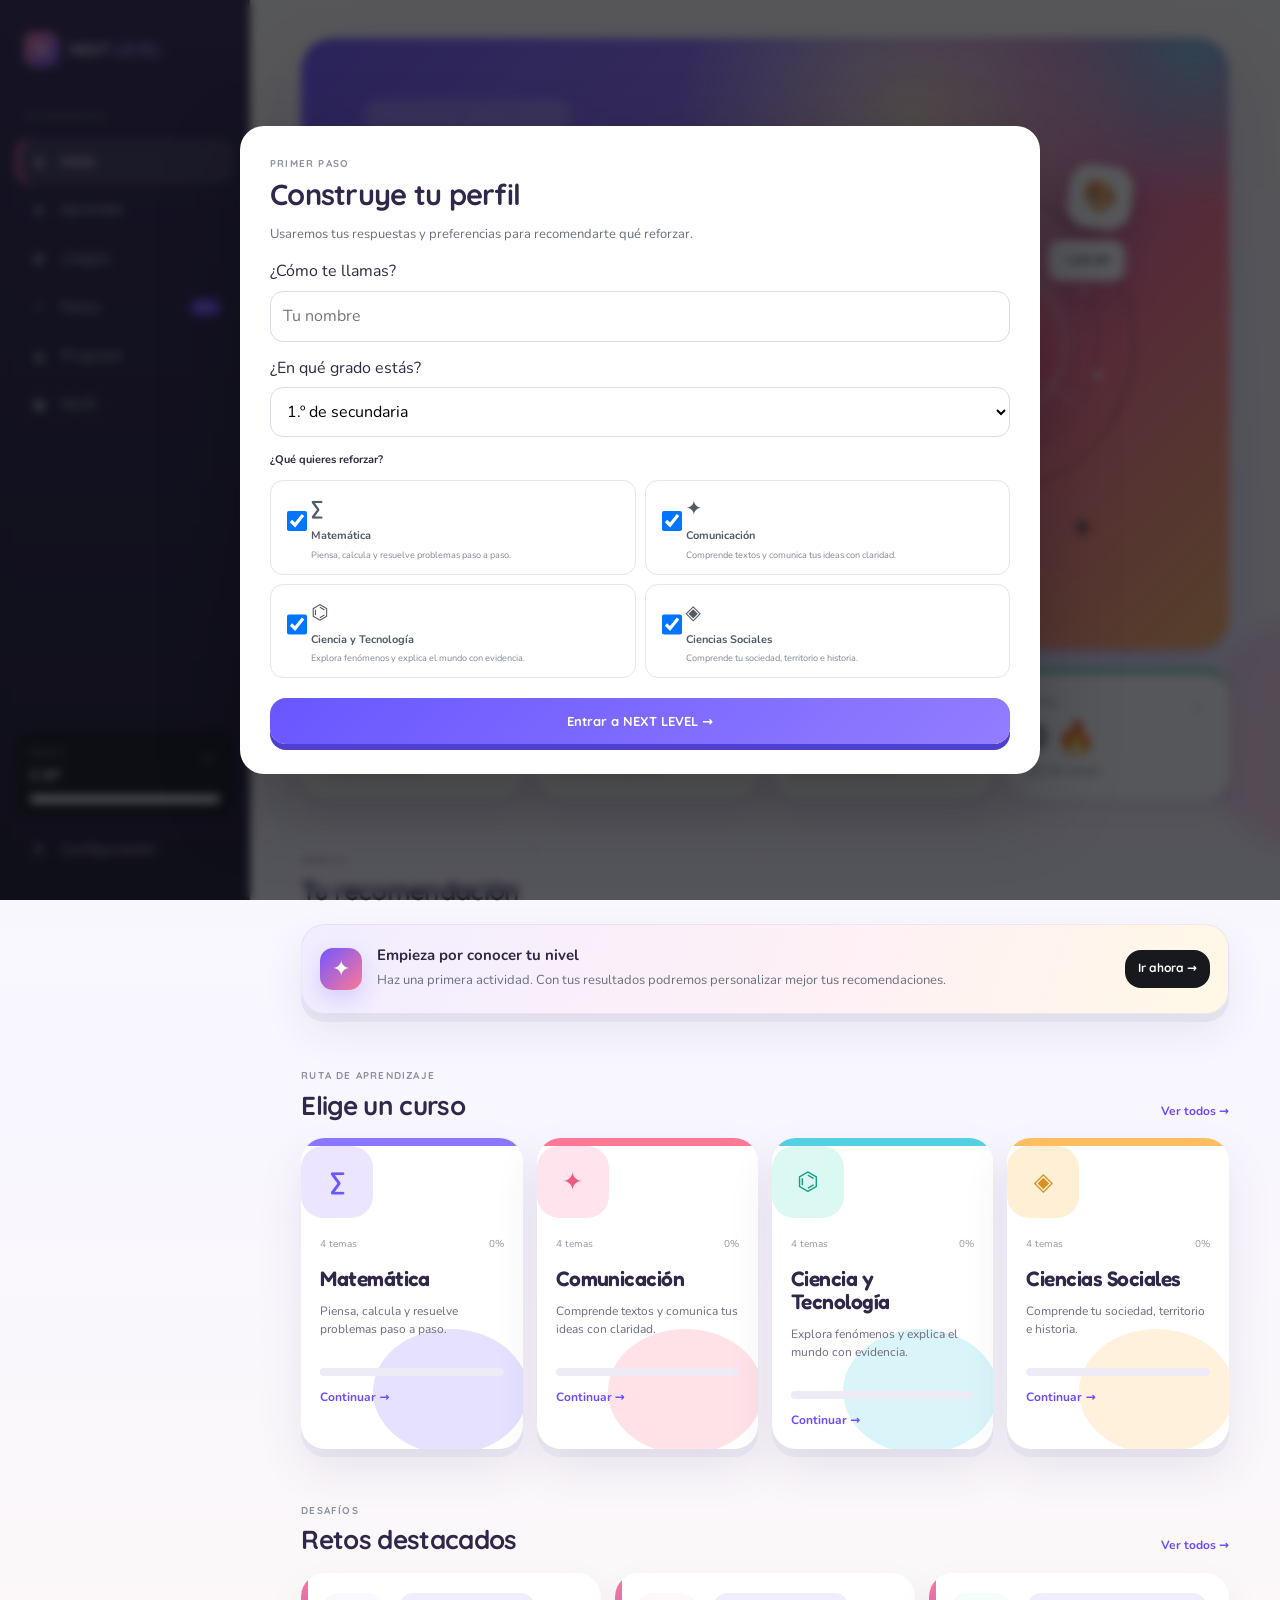
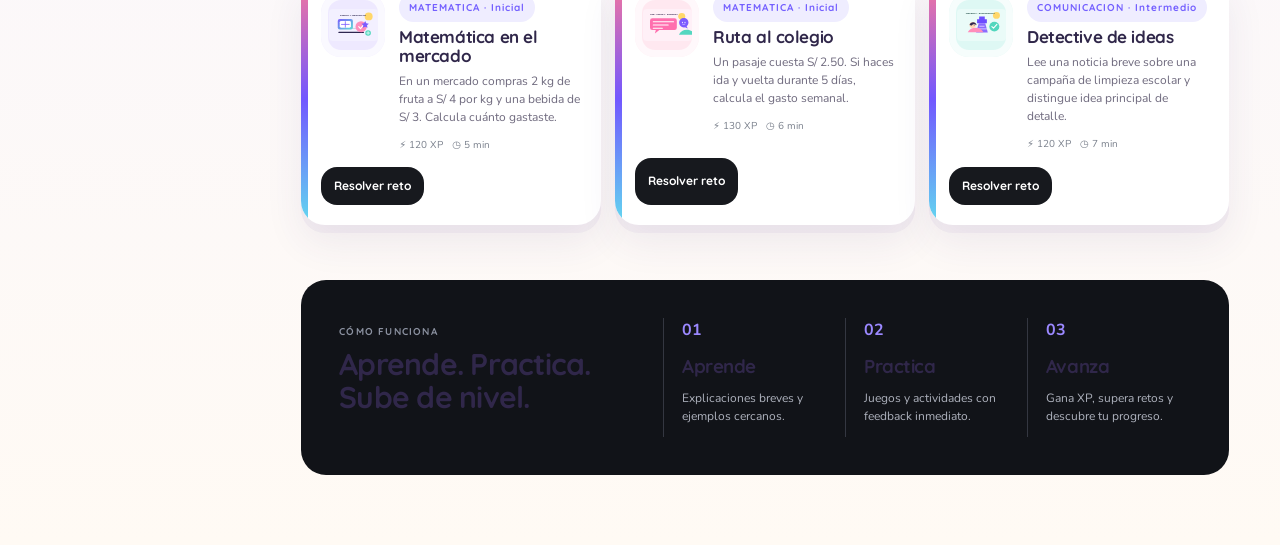
<file: index.html>
<!doctype html><html lang="es"><head><meta charset="utf-8"><meta name="viewport" content="width=device-width, initial-scale=1.0, viewport-fit=cover"><meta name="description" content="NEXT LEVEL — plataforma educativa para preparar el paso de primaria a secundaria mediante aprendizaje, juegos y retos contextualizados."><title>NEXT LEVEL | Tu siguiente nivel empieza aquí</title><link rel="stylesheet" href="css/style.css"><link rel="stylesheet" href="css/components.css"><link rel="stylesheet" href="css/responsive.css"><link rel="stylesheet" href="css/friendly.css"><link rel="stylesheet" href="css/enhance.css"><link rel="stylesheet" href="css/premium.css"></head><body data-page="home"><div id="app"></div><script src="data/cursos.js"></script><script src="data/preguntas.js"></script><script src="data/retos.js"></script><script src="data/insignias.js"></script><script src="js/storage.js"></script><script src="js/app.js"></script><script src="js/enhance.js"></script><script src="js/quality.js"></script><script src="js/site-stability-v2.js?v=7"></script><script src="js/platform-responsive-v6.js?v=7"></script></body></html>
</file>
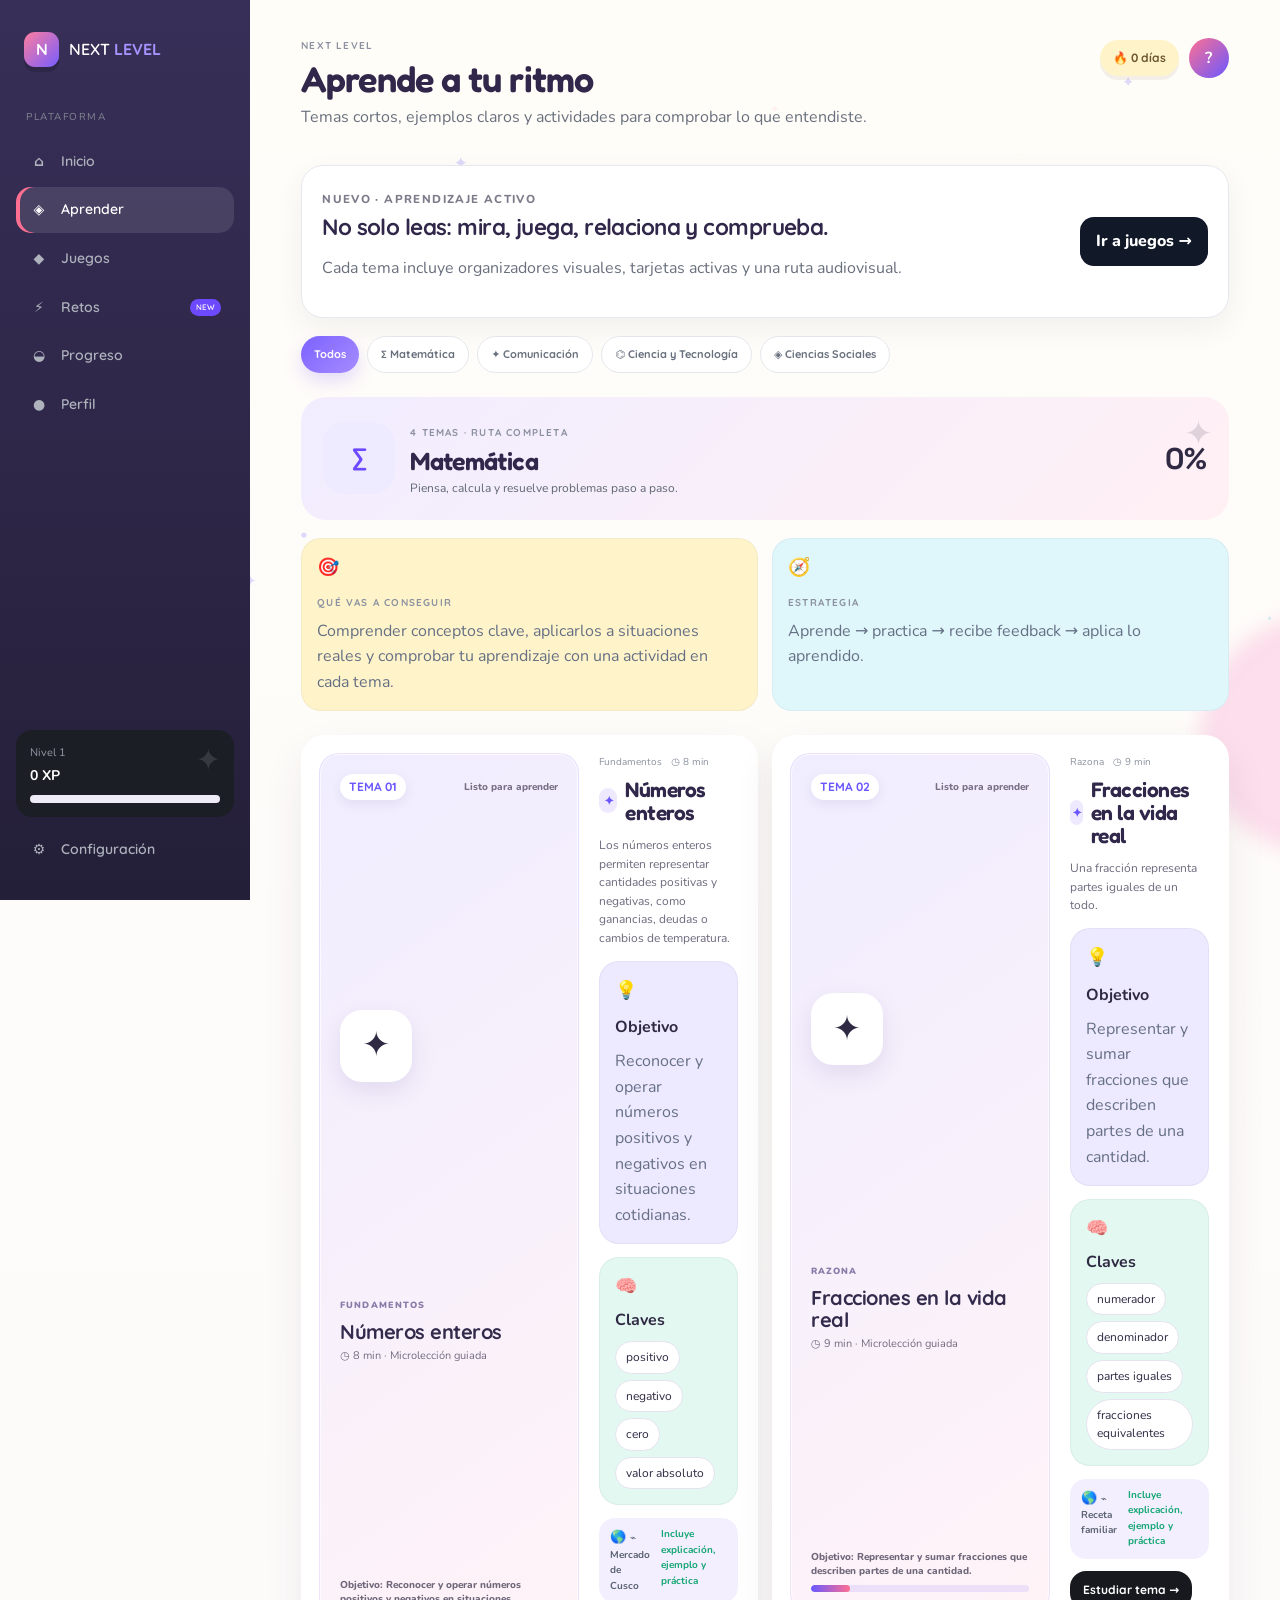
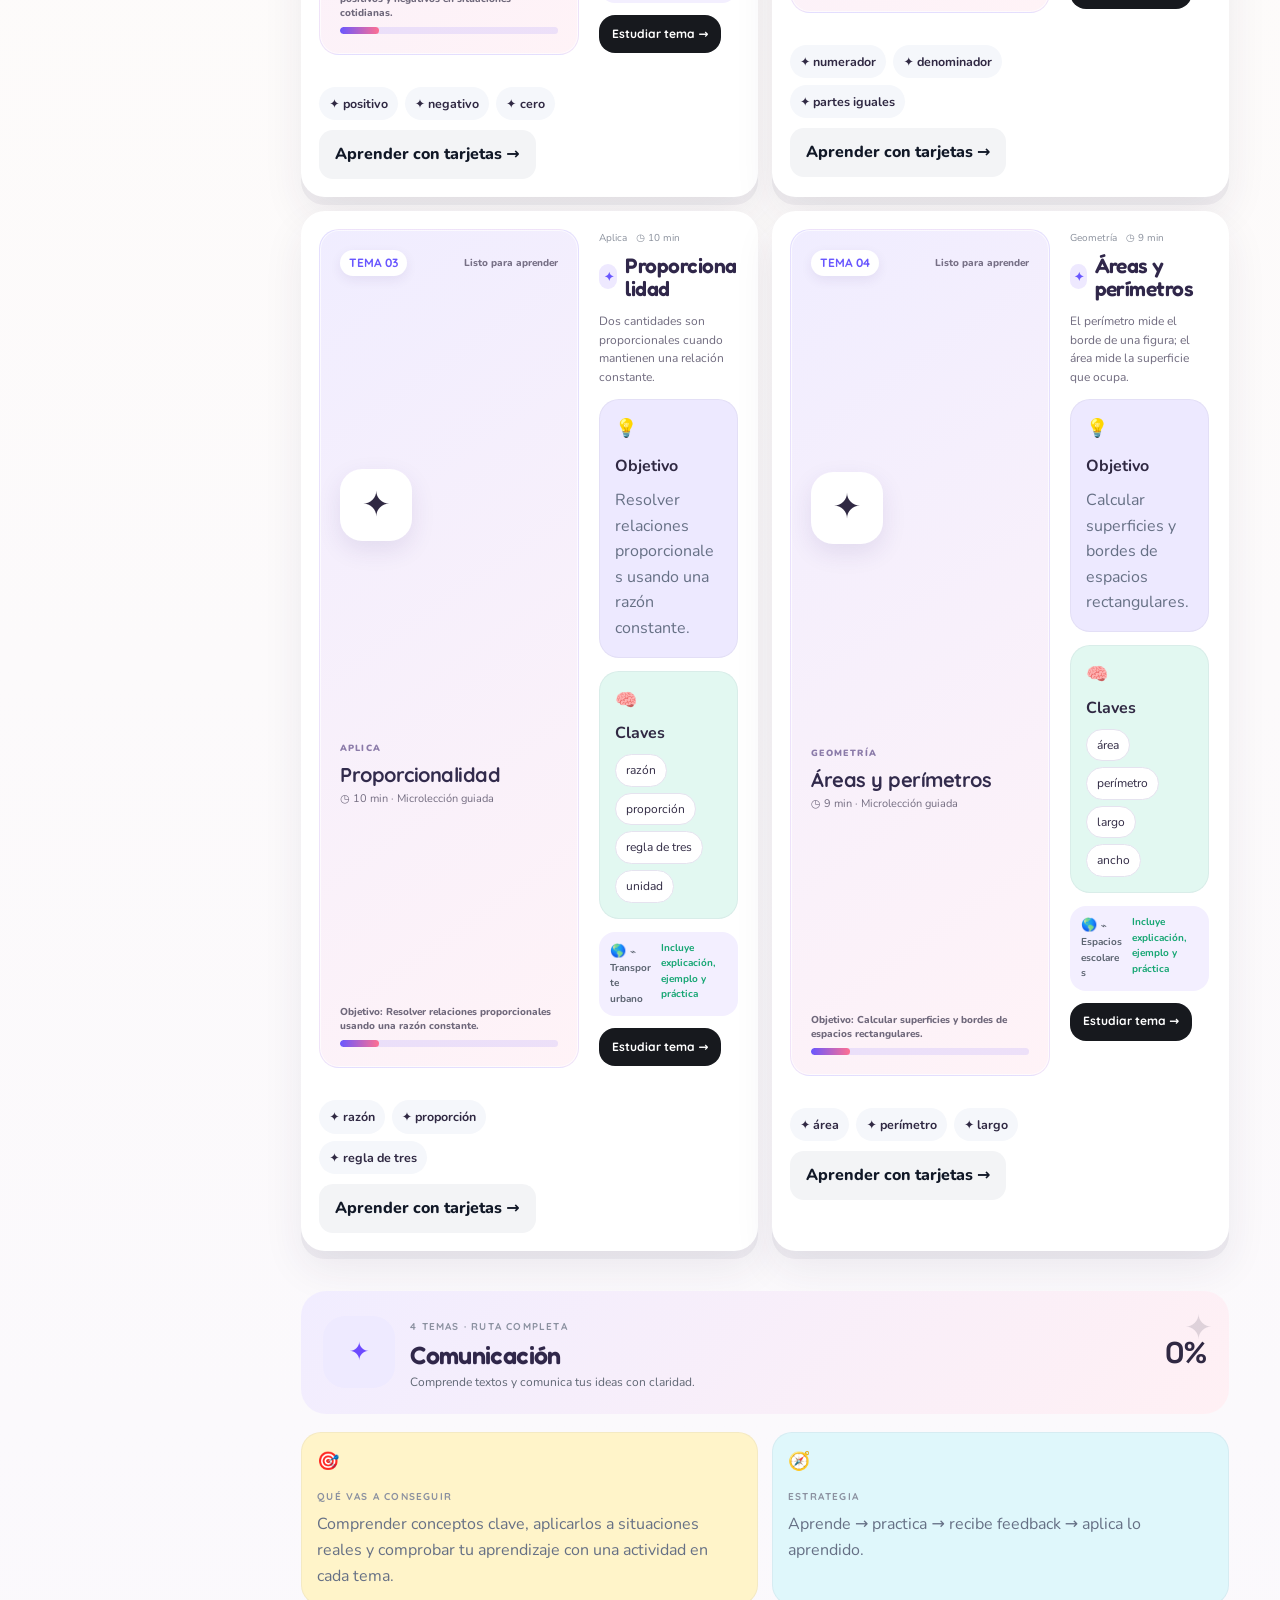
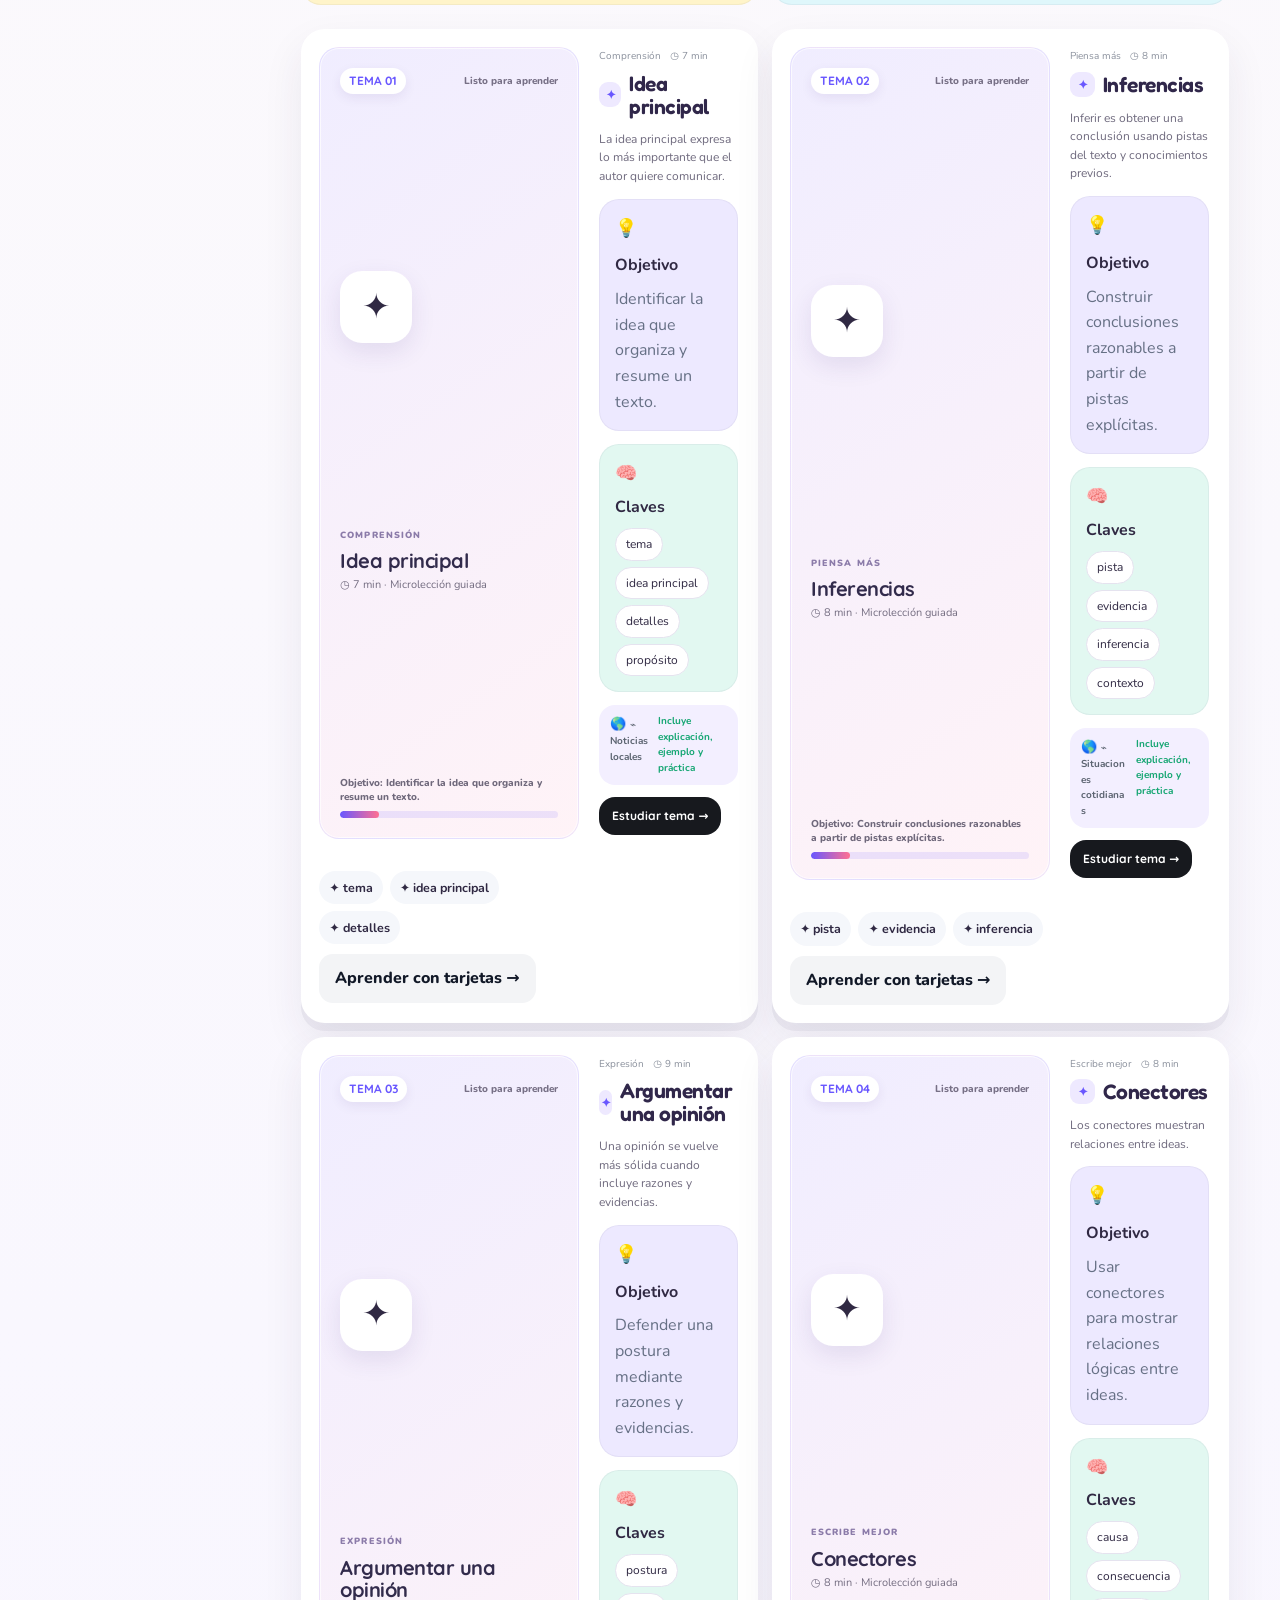
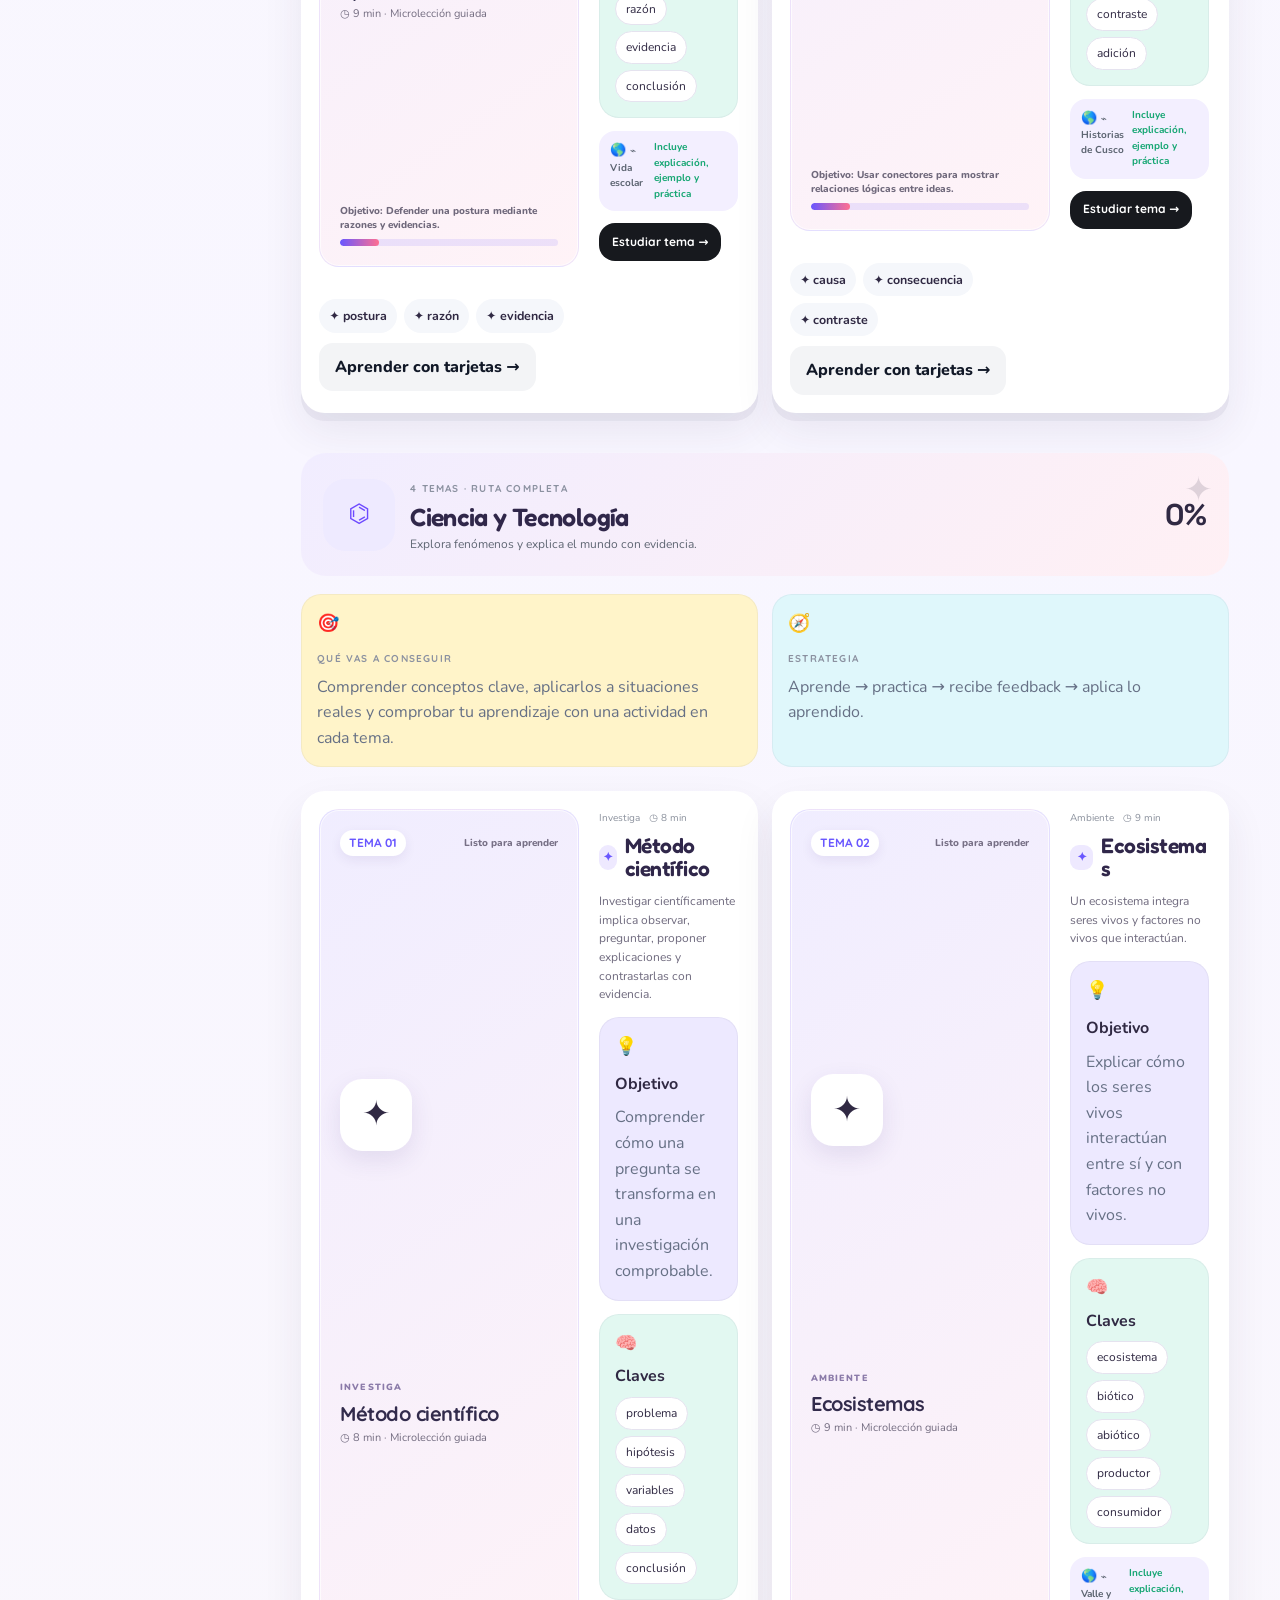
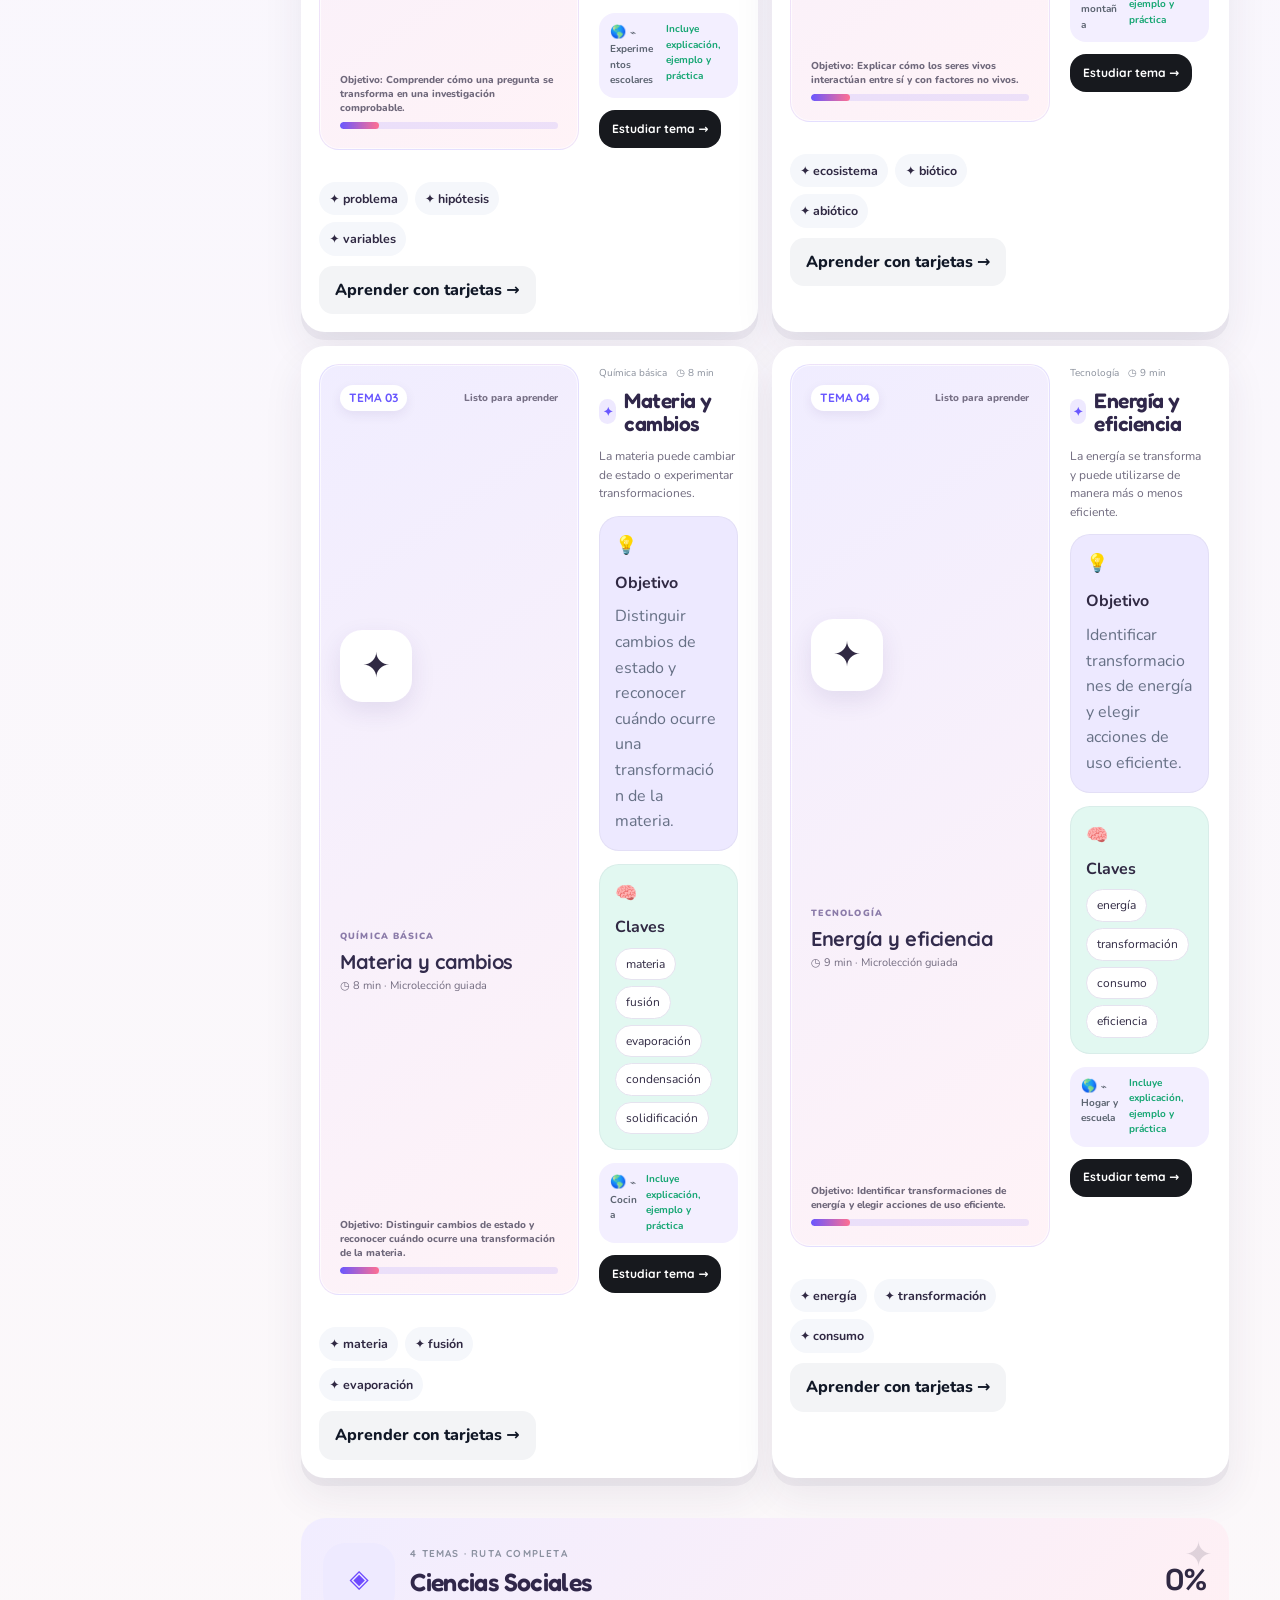
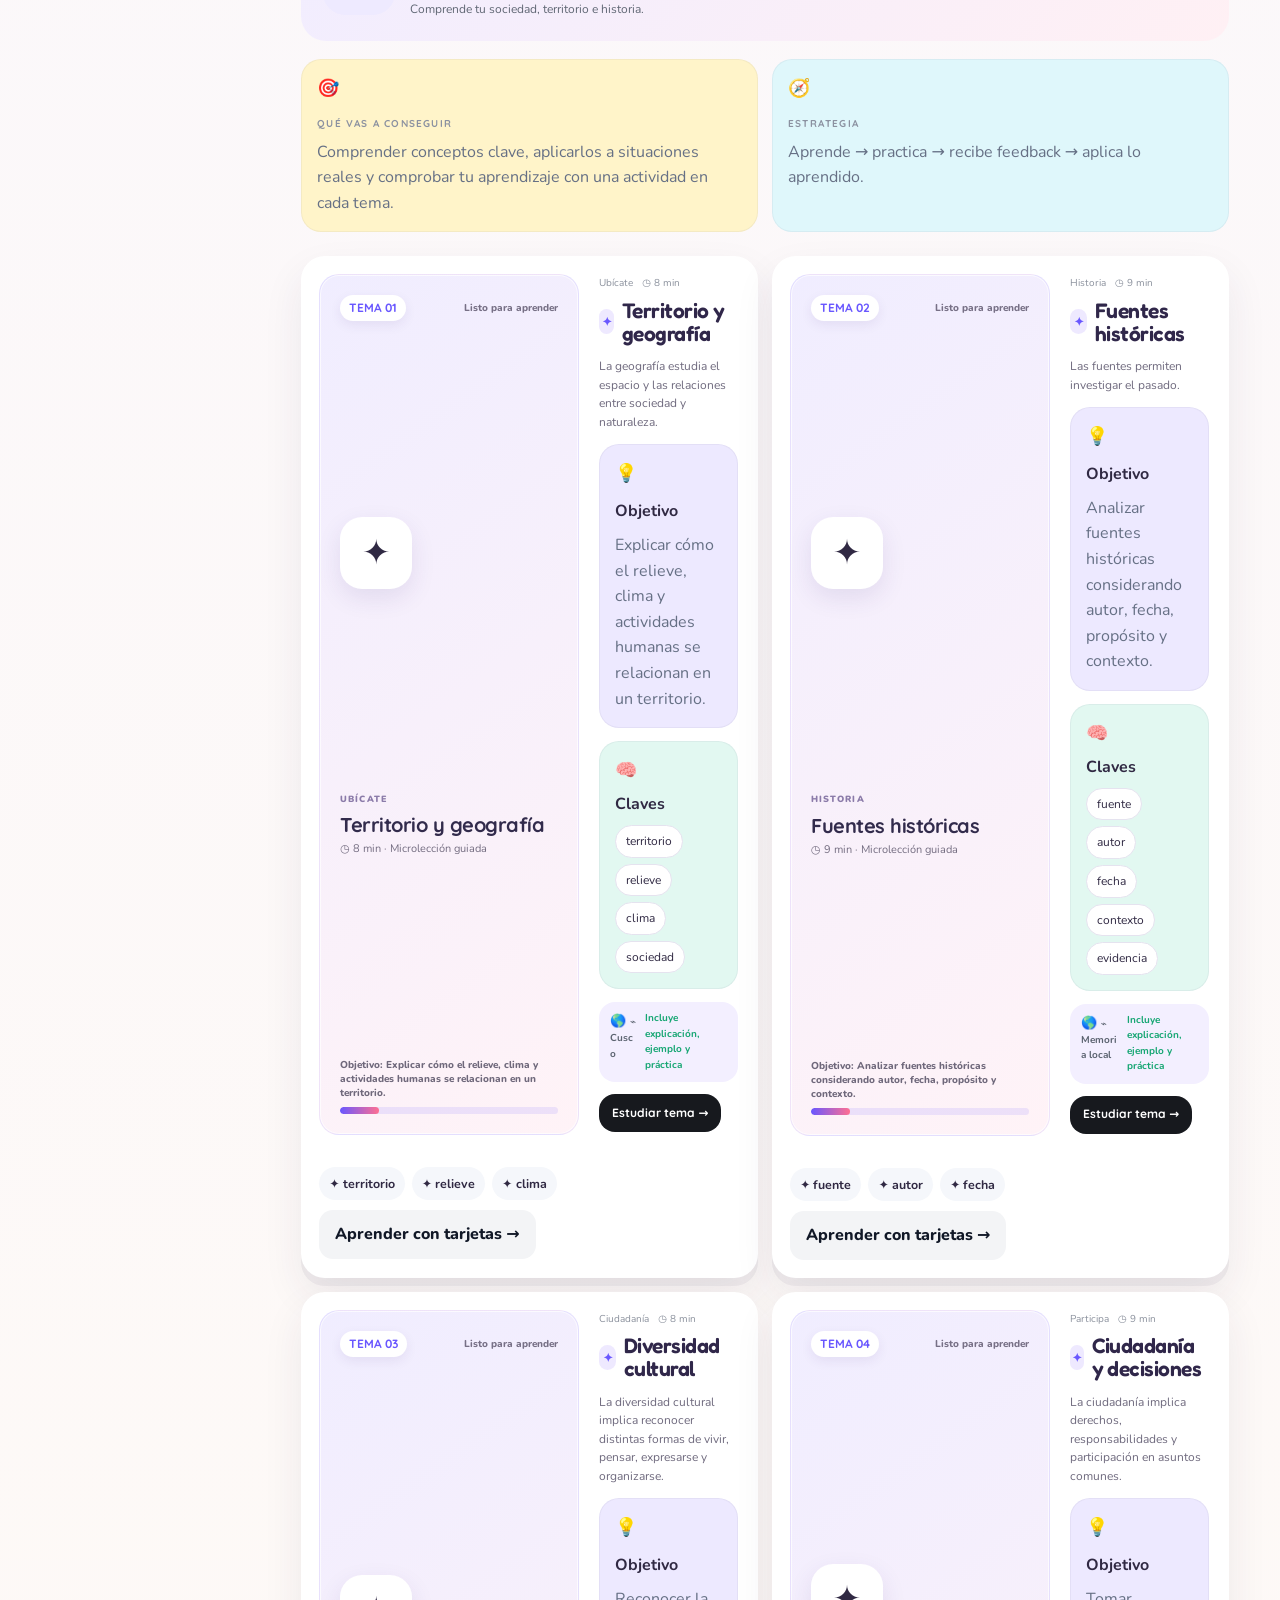
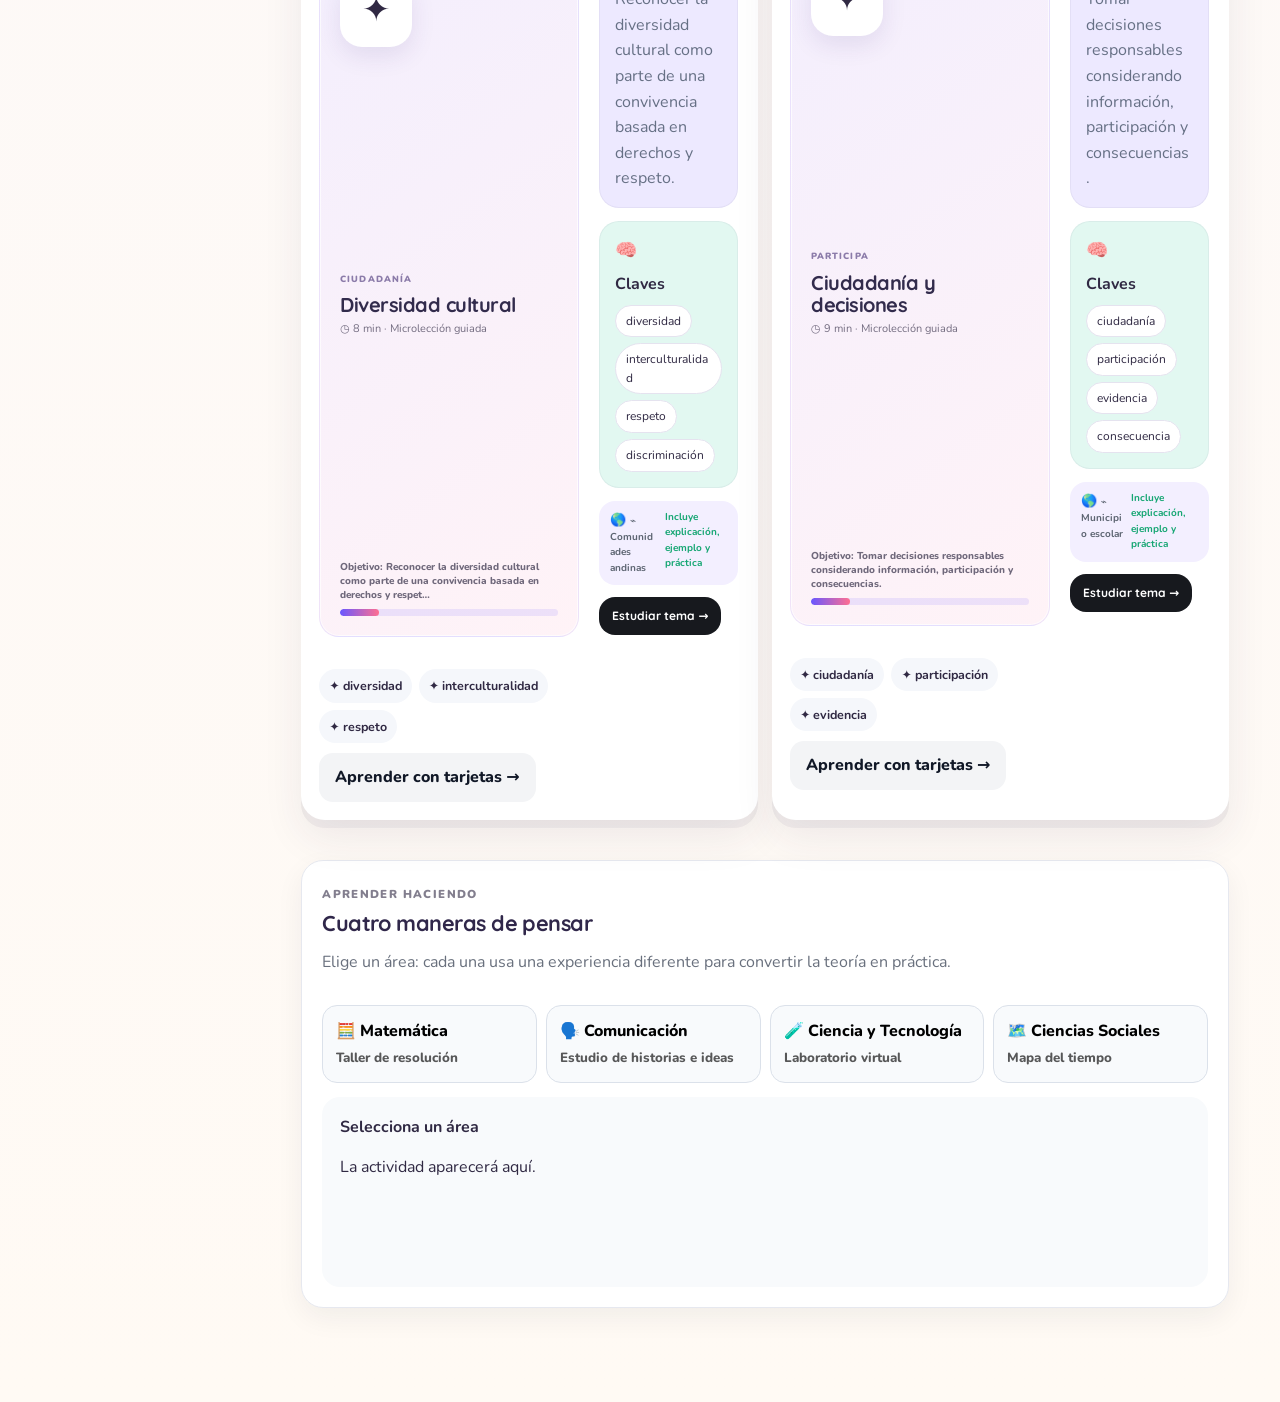
<file: pages/aprender.html>
<!doctype html><html lang="es"><head><meta charset="utf-8"><meta name="viewport" content="width=device-width, initial-scale=1, viewport-fit=cover"><meta name="description" content="NEXT LEVEL — aprende, juega y supera retos."><title>NEXT LEVEL · Aprende</title><link rel="stylesheet" href="../css/style.css"><link rel="stylesheet" href="../css/components.css"><link rel="stylesheet" href="../css/responsive.css"><link rel="stylesheet" href="../css/friendly.css"><link rel="stylesheet" href="../css/enhance.css"><link rel="stylesheet" href="../css/premium.css"></head><body data-page="aprender"><div id="app"></div><script src="../data/cursos.js"></script><script src="../data/preguntas.js"></script><script src="../data/retos.js"></script><script src="../data/insignias.js"></script><script src="../js/storage.js"></script><script src="../js/app.js"></script><script src="../js/enhance.js"></script><script src="../js/quality.js"></script><script src="../js/interactive.js"></script><script src="../js/active-learning.js"></script><script src="../js/learn-layout-fix.js"></script><script src="../js/site-stability-v2.js?v=7"></script><script src="../js/platform-responsive-v6.js?v=7"></script></body></html>
</file>
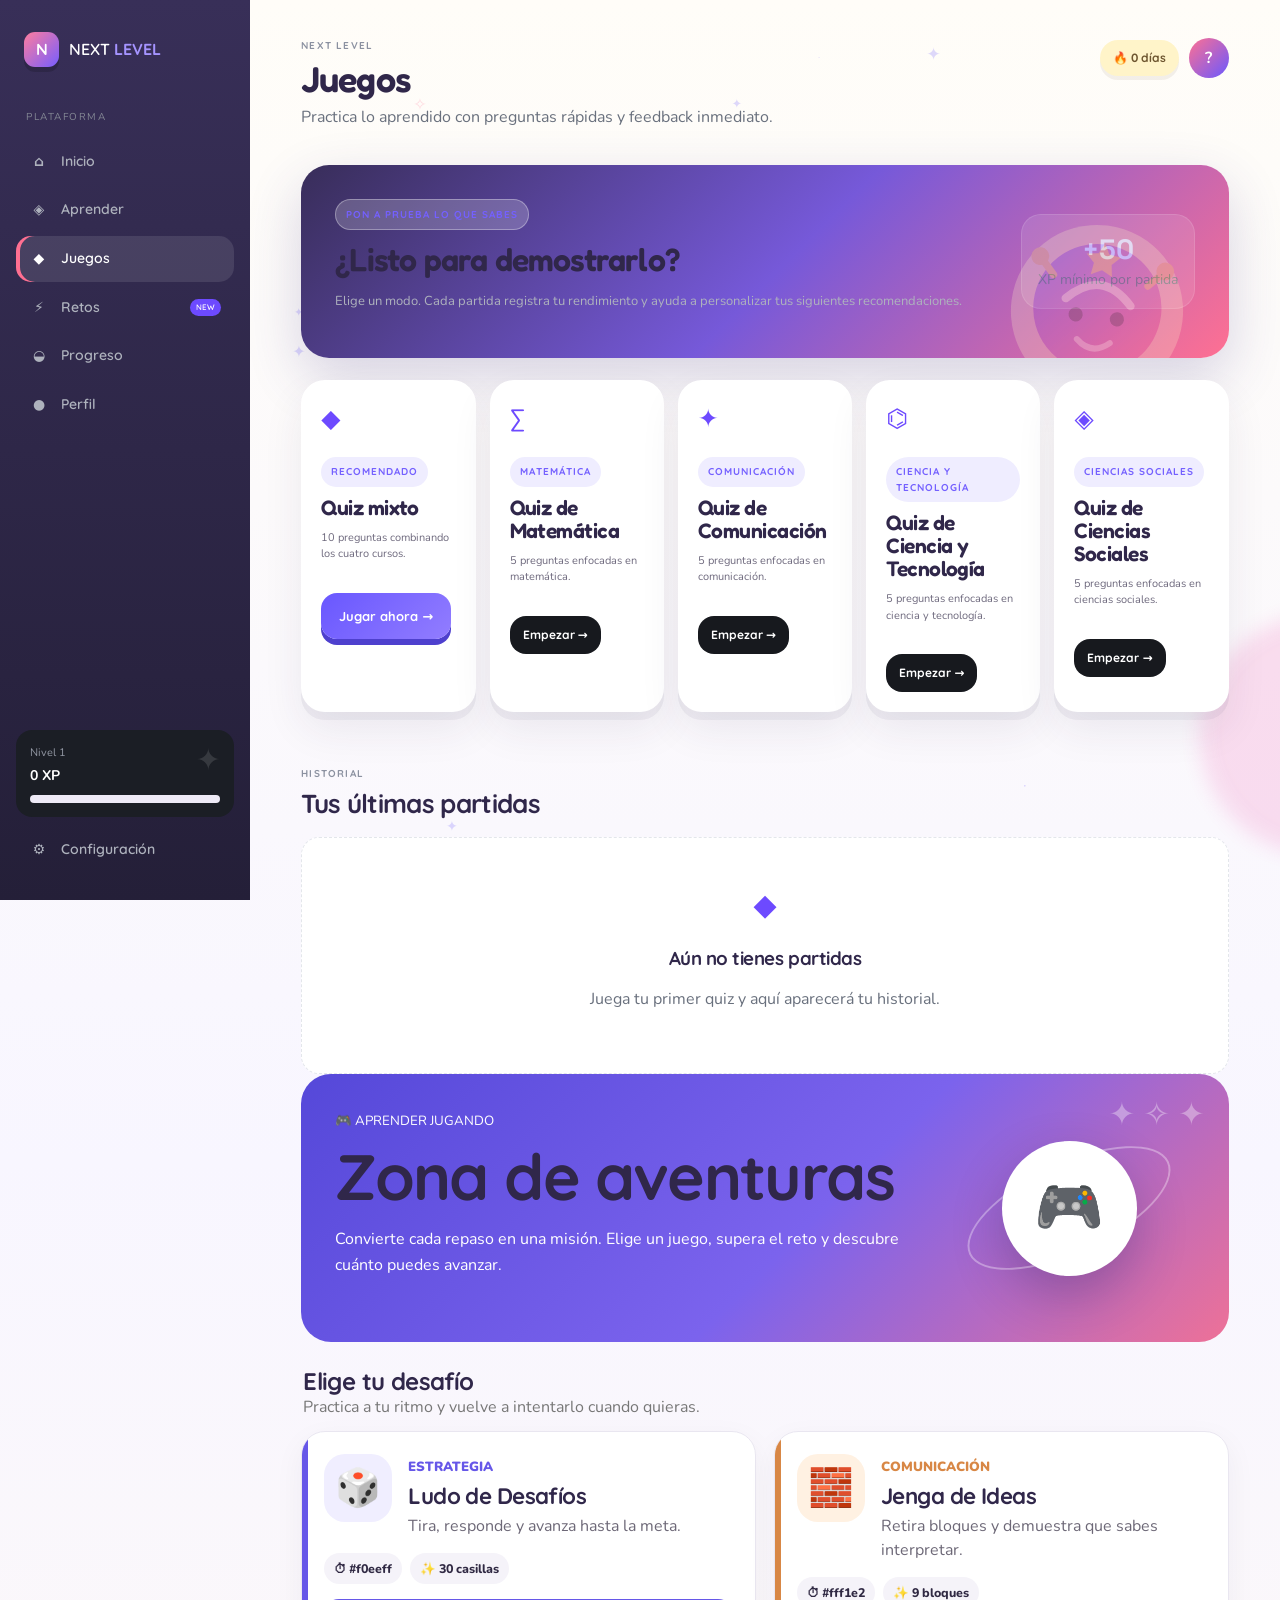
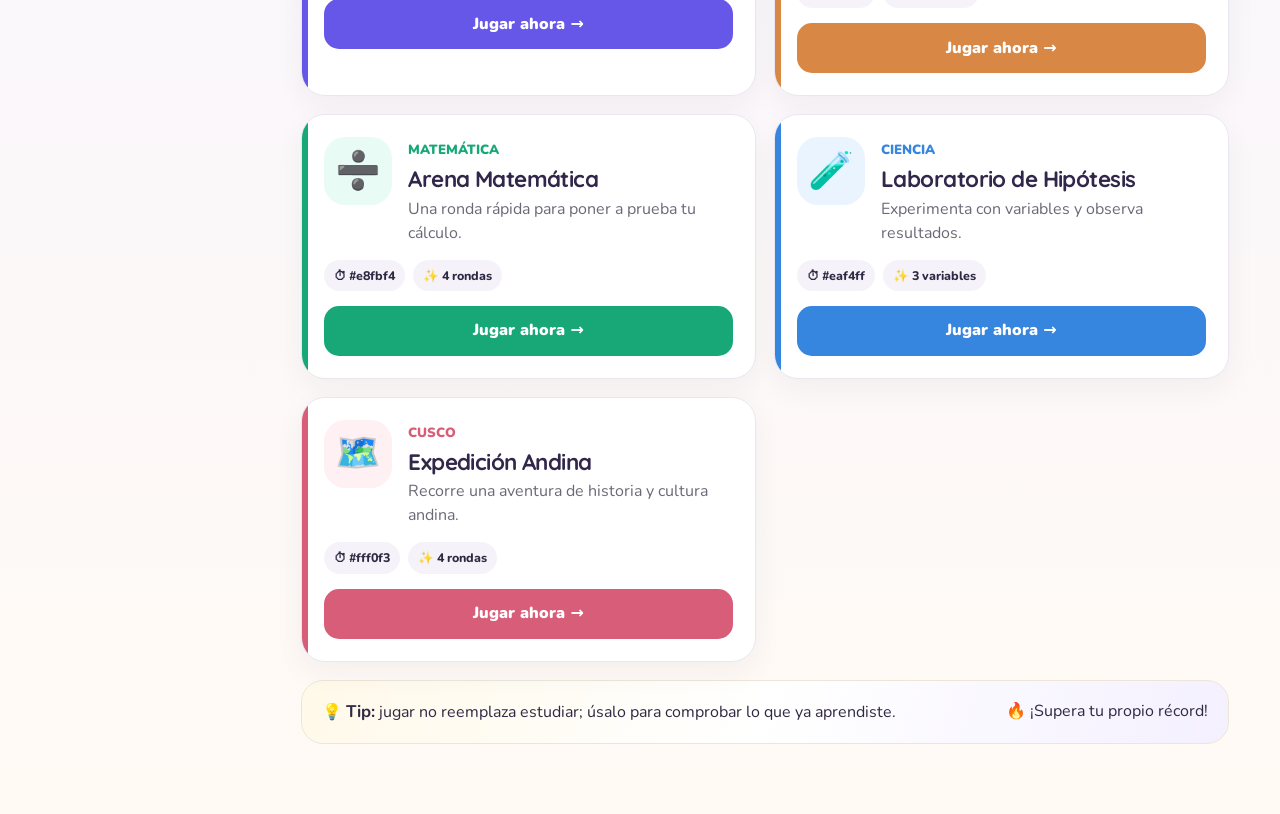
<file: pages/juegos.html>
<!doctype html><html lang="es"><head><meta charset="utf-8"><meta name="viewport" content="width=device-width, initial-scale=1, viewport-fit=cover"><meta name="description" content="NEXT LEVEL — juegos educativos interactivos."><title>NEXT LEVEL · Juegos</title><link rel="stylesheet" href="../css/style.css"><link rel="stylesheet" href="../css/components.css"><link rel="stylesheet" href="../css/responsive.css"><link rel="stylesheet" href="../css/friendly.css"><link rel="stylesheet" href="../css/enhance.css"><link rel="stylesheet" href="../css/premium.css"></head><body data-page="juegos"><div id="app"></div><script src="../data/cursos.js"></script><script src="../data/preguntas.js"></script><script src="../data/retos.js"></script><script src="../data/insignias.js"></script><script src="../js/storage.js"></script><script src="../js/app.js"></script><script src="../js/enhance.js"></script><script src="../js/quality.js"></script><script src="../js/games-page.js"></script><script src="../js/games-quality.js"></script><script src="../js/games-ui-v2.js"></script><script src="../js/games-immersive-v4.js"></script><script src="../js/ludo-branching-v5.js"></script><script src="../js/site-stability-v2.js?v=7"></script><script src="../js/platform-responsive-v6.js?v=7"></script></body></html>
</file>
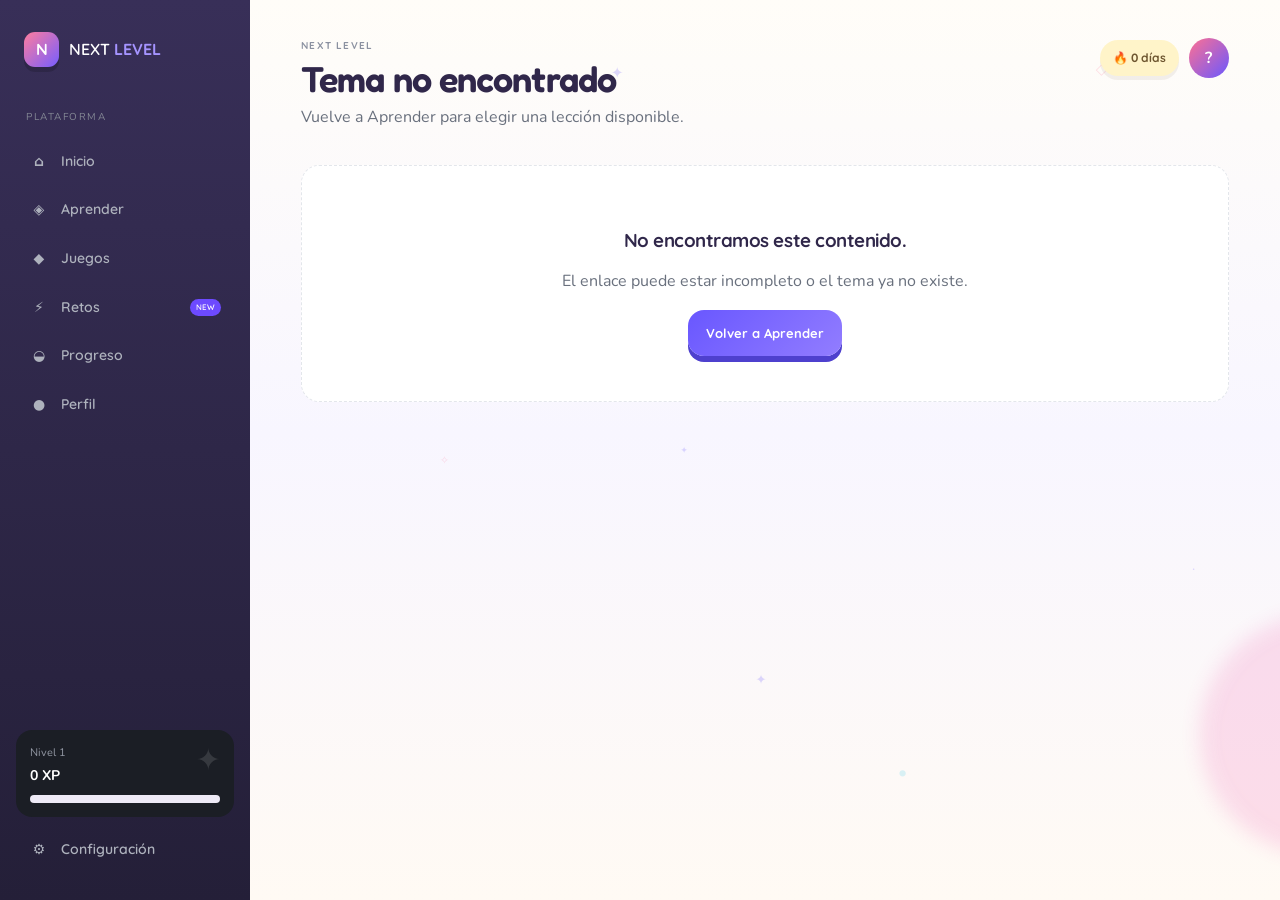
<file: pages/leccion.html>
<!doctype html><html lang="es"><head><meta charset="utf-8"><meta name="viewport" content="width=device-width, initial-scale=1, viewport-fit=cover"><meta name="description" content="Lección educativa de NEXT LEVEL"><title>NEXT LEVEL · Lección</title><link rel="stylesheet" href="../css/style.css"><link rel="stylesheet" href="../css/components.css"><link rel="stylesheet" href="../css/responsive.css"><link rel="stylesheet" href="../css/friendly.css"><link rel="stylesheet" href="../css/enhance.css"><link rel="stylesheet" href="../css/premium.css"></head><body data-page="leccion"><div id="app"></div><script src="../data/cursos.js"></script><script src="../data/preguntas.js"></script><script src="../data/retos.js"></script><script src="../data/insignias.js"></script><script src="../js/storage.js"></script><script src="../js/app.js"></script><script src="../js/enhance.js"></script><script src="../js/quality.js"></script><script src="../js/interactive.js"></script><script src="../js/active-learning.js"></script><script src="../js/site-stability-v2.js?v=7"></script><script src="../js/platform-responsive-v6.js?v=7"></script></body></html>
</file>
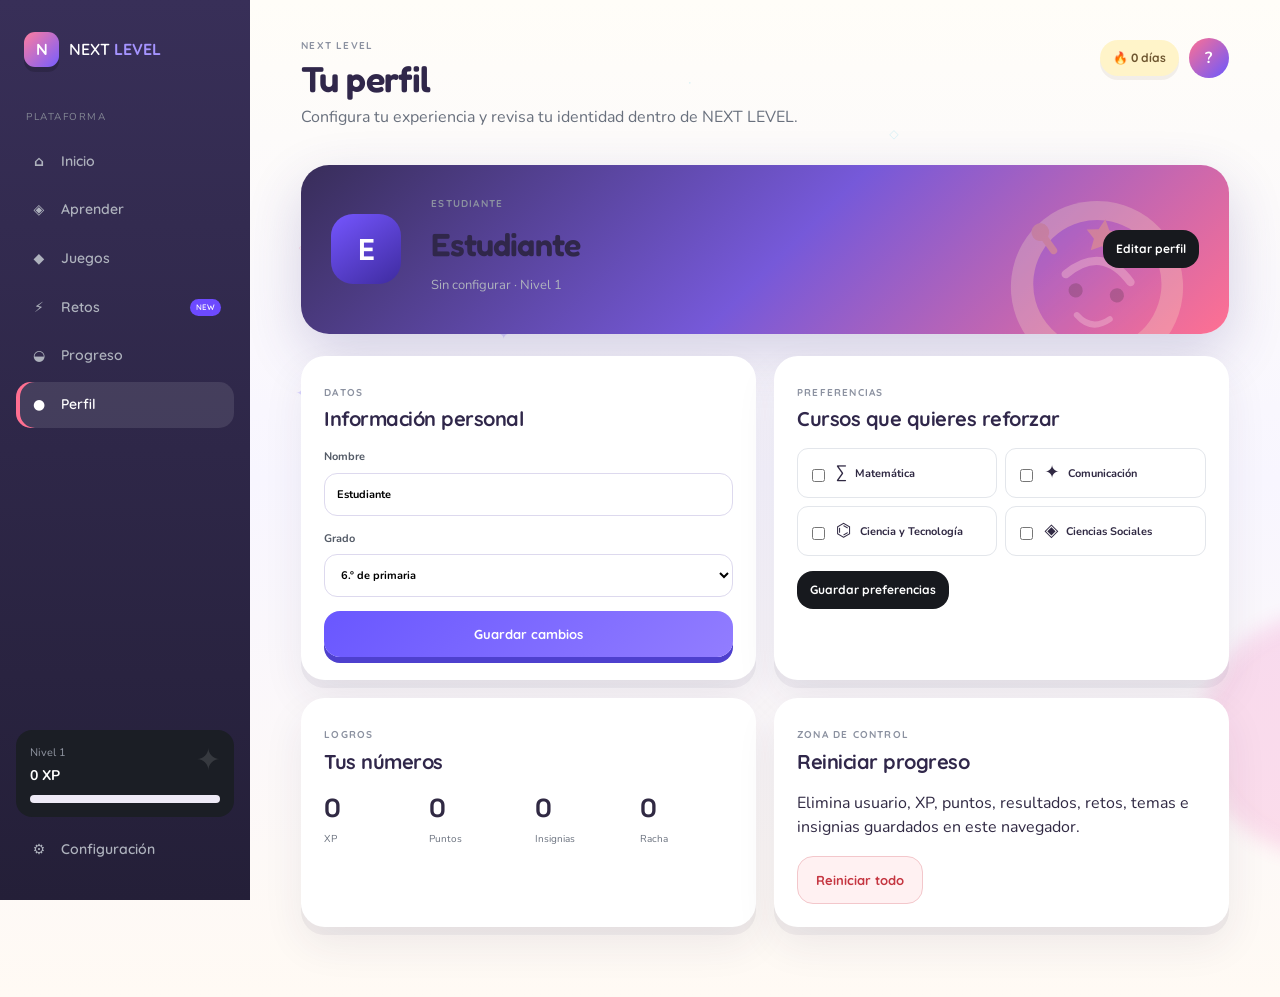
<file: pages/perfil.html>
<!doctype html><html lang="es"><head><meta charset="utf-8"><meta name="viewport" content="width=device-width, initial-scale=1, viewport-fit=cover"><meta name="description" content="NEXT LEVEL — aprende, juega y supera retos."><title>NEXT LEVEL · Perfil</title><link rel="stylesheet" href="../css/style.css"><link rel="stylesheet" href="../css/components.css"><link rel="stylesheet" href="../css/responsive.css"><link rel="stylesheet" href="../css/friendly.css"><link rel="stylesheet" href="../css/enhance.css"><link rel="stylesheet" href="../css/premium.css"></head><body data-page="perfil"><div id="app"></div><script src="../data/cursos.js"></script><script src="../data/preguntas.js"></script><script src="../data/retos.js"></script><script src="../data/insignias.js"></script><script src="../js/storage.js"></script><script src="../js/app.js"></script><script src="../js/enhance.js"></script><script src="../js/quality.js"></script><script src="../js/site-stability-v2.js?v=7"></script><script src="../js/platform-responsive-v6.js?v=7"></script></body></html>
</file>
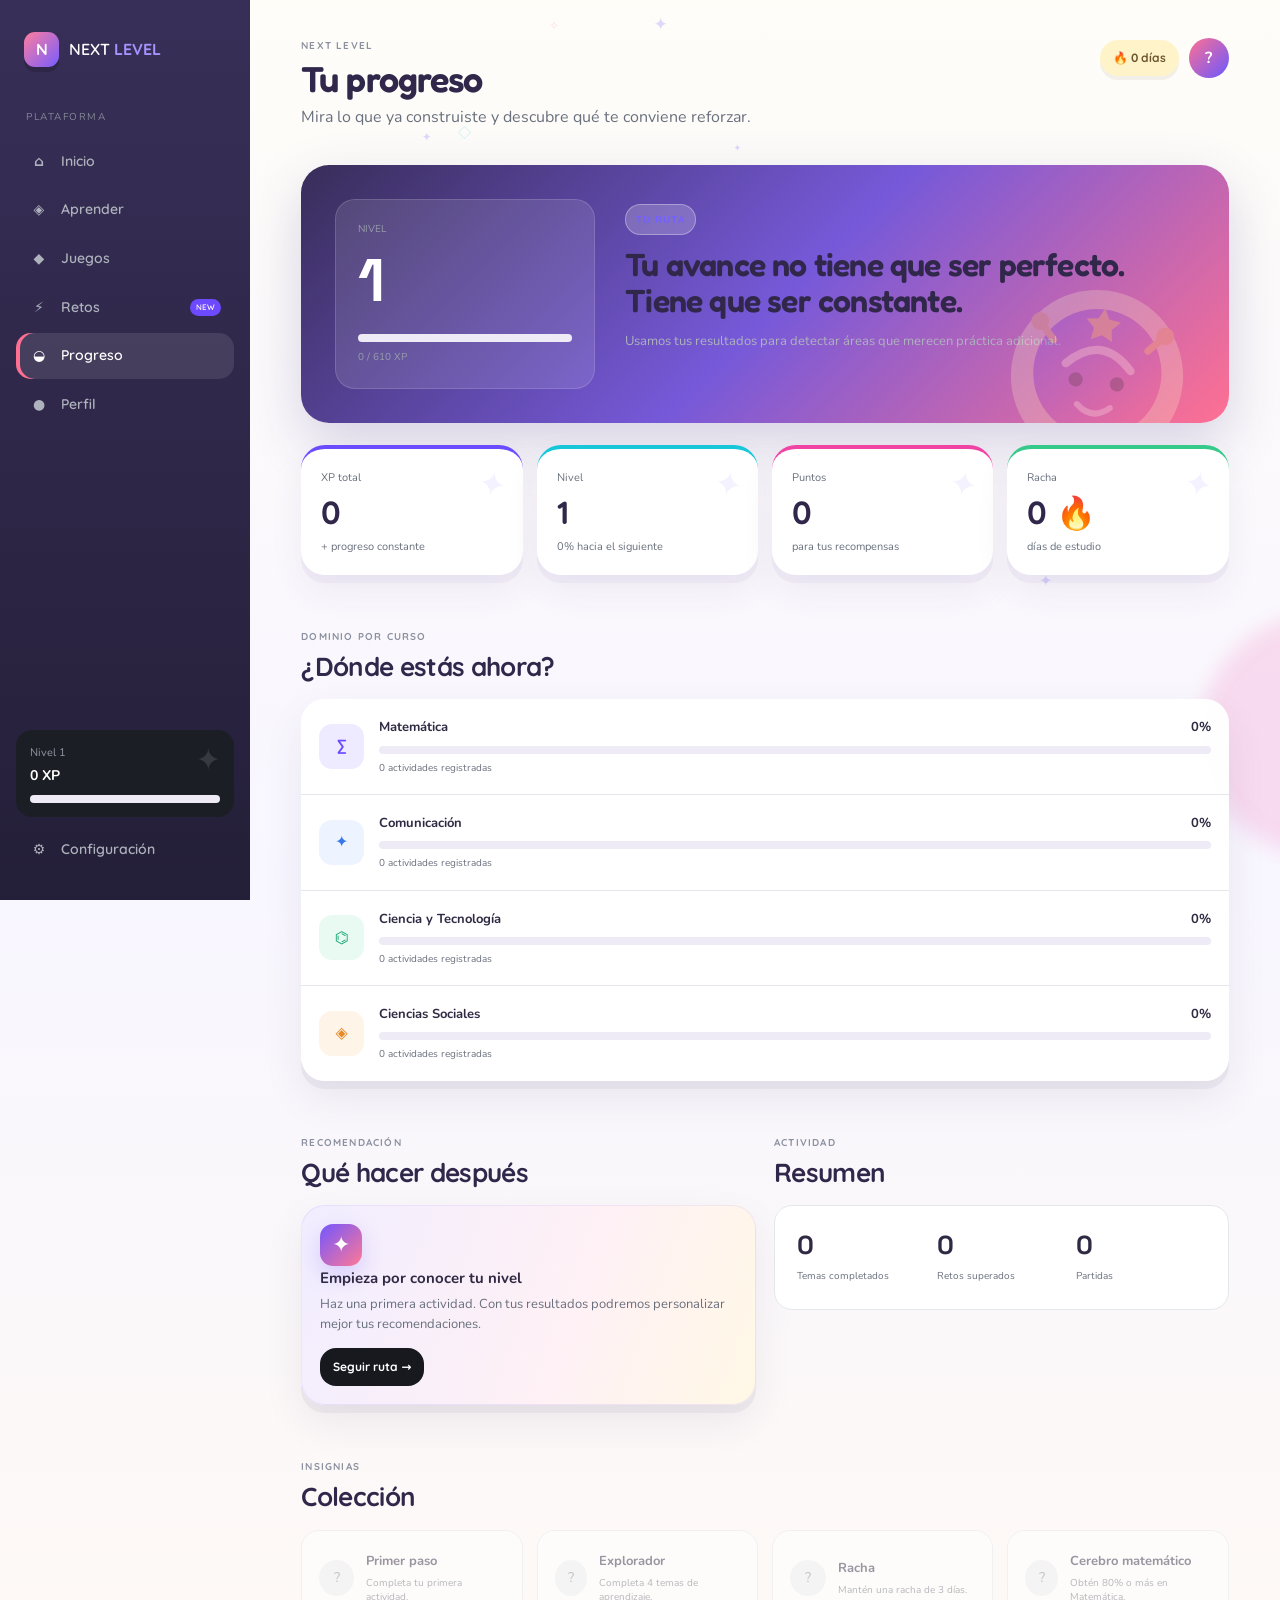
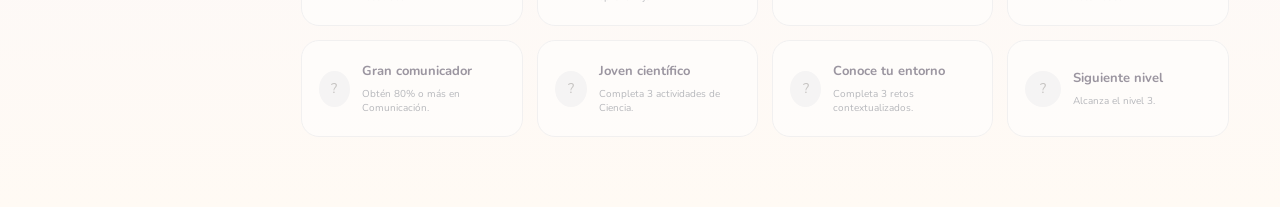
<file: pages/progreso.html>
<!doctype html><html lang="es"><head><meta charset="utf-8"><meta name="viewport" content="width=device-width, initial-scale=1, viewport-fit=cover"><meta name="description" content="NEXT LEVEL — aprende, juega y supera retos."><title>NEXT LEVEL · Progreso</title><link rel="stylesheet" href="../css/style.css"><link rel="stylesheet" href="../css/components.css"><link rel="stylesheet" href="../css/responsive.css"><link rel="stylesheet" href="../css/friendly.css"><link rel="stylesheet" href="../css/enhance.css"><link rel="stylesheet" href="../css/premium.css"></head><body data-page="progreso"><div id="app"></div><script src="../data/cursos.js"></script><script src="../data/preguntas.js"></script><script src="../data/retos.js"></script><script src="../data/insignias.js"></script><script src="../js/storage.js"></script><script src="../js/app.js"></script><script src="../js/enhance.js"></script><script src="../js/quality.js"></script><script src="../js/site-stability-v2.js?v=7"></script><script src="../js/platform-responsive-v6.js?v=7"></script></body></html>
</file>
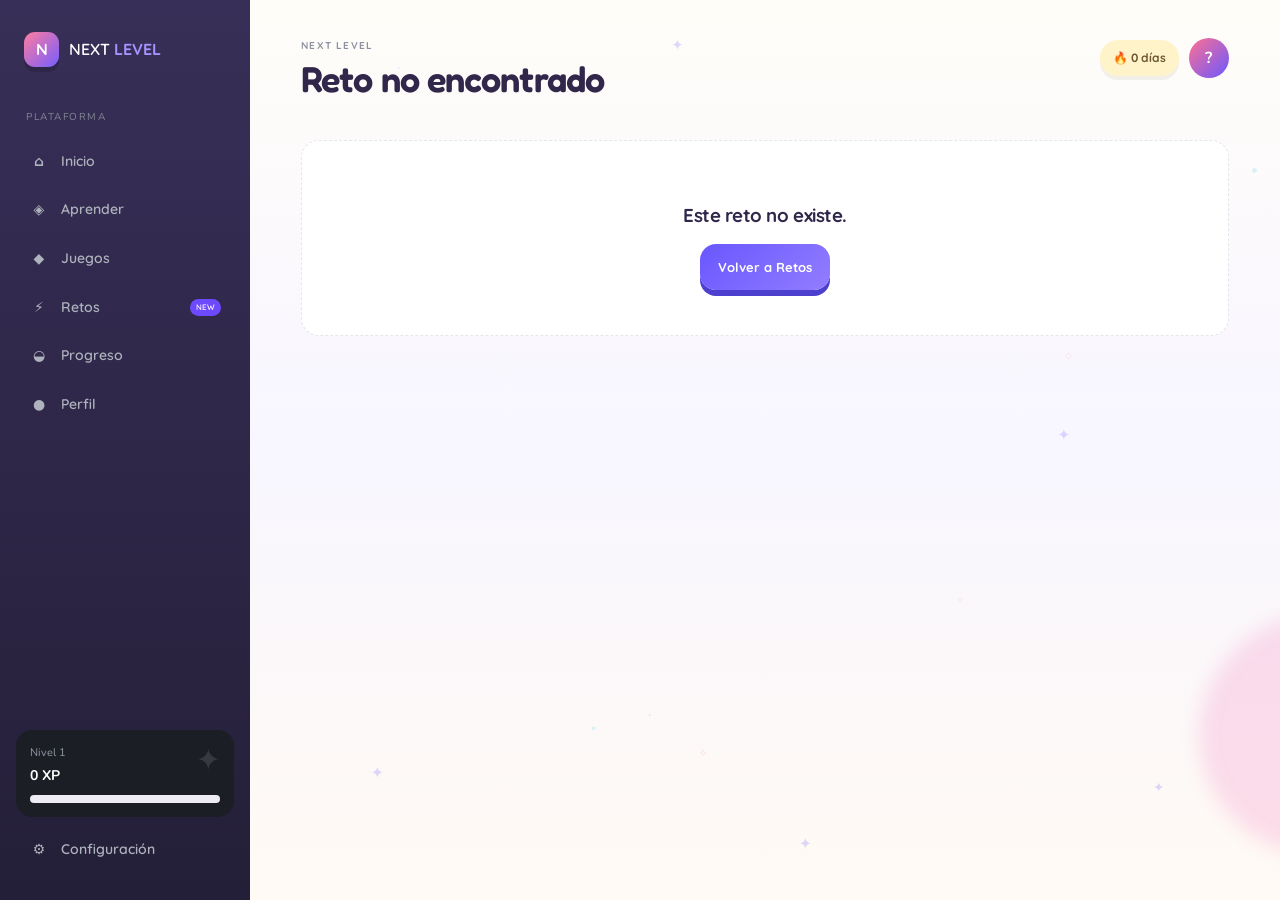
<file: pages/reto.html>
<!doctype html><html lang="es"><head><meta charset="utf-8"><meta name="viewport" content="width=device-width, initial-scale=1, viewport-fit=cover"><meta name="description" content="Reto educativo de NEXT LEVEL"><title>NEXT LEVEL · Reto</title><link rel="stylesheet" href="../css/style.css"><link rel="stylesheet" href="../css/components.css"><link rel="stylesheet" href="../css/responsive.css"><link rel="stylesheet" href="../css/friendly.css"><link rel="stylesheet" href="../css/enhance.css"><link rel="stylesheet" href="../css/premium.css"></head><body data-page="reto"><div id="app"></div><script src="../data/cursos.js"></script><script src="../data/preguntas.js"></script><script src="../data/retos.js"></script><script src="../data/insignias.js"></script><script src="../js/storage.js"></script><script src="../js/app.js"></script><script src="../js/enhance.js"></script><script src="../js/quality.js"></script><script src="../js/site-stability-v2.js?v=7"></script><script src="../js/platform-responsive-v6.js?v=7"></script></body></html>
</file>
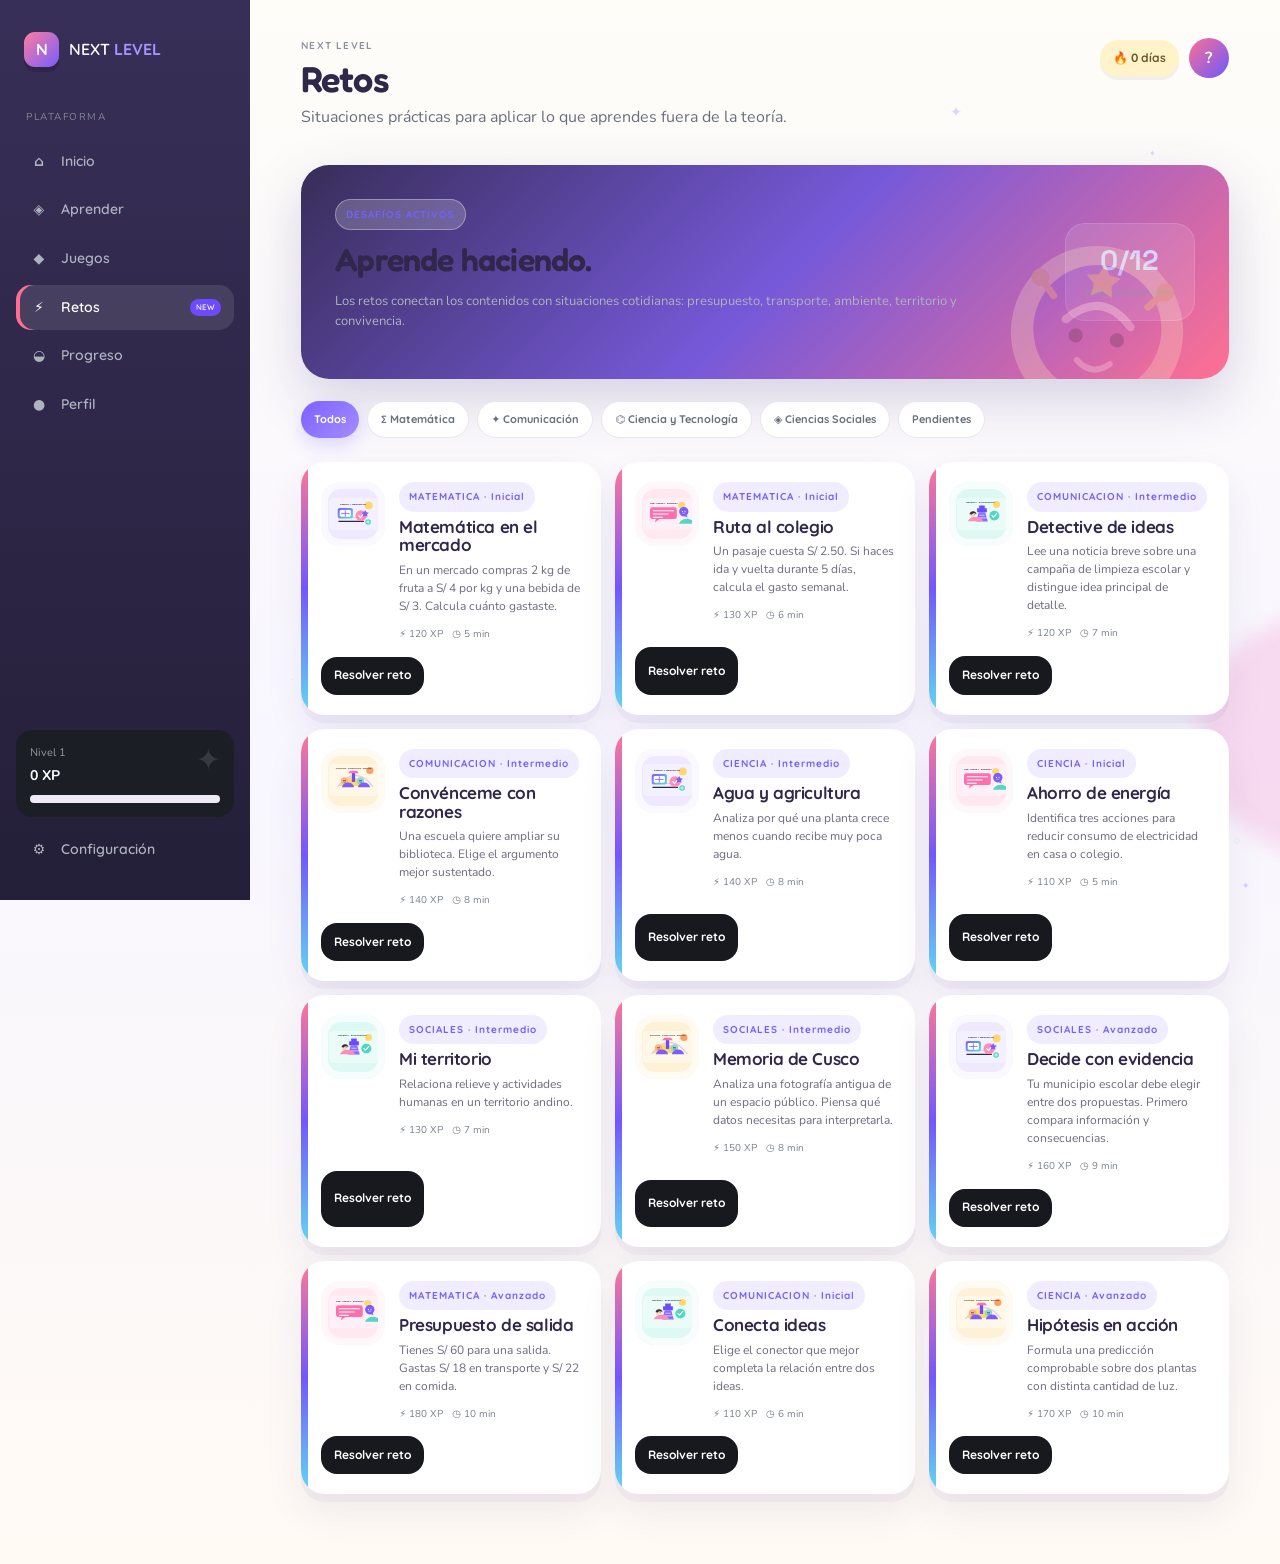
<file: pages/retos.html>
<!doctype html><html lang="es"><head><meta charset="utf-8"><meta name="viewport" content="width=device-width, initial-scale=1, viewport-fit=cover"><meta name="description" content="NEXT LEVEL — aprende, juega y supera retos."><title>NEXT LEVEL · Retos</title><link rel="stylesheet" href="../css/style.css"><link rel="stylesheet" href="../css/components.css"><link rel="stylesheet" href="../css/responsive.css"><link rel="stylesheet" href="../css/friendly.css"><link rel="stylesheet" href="../css/enhance.css"><link rel="stylesheet" href="../css/premium.css"></head><body data-page="retos"><div id="app"></div><script src="../data/cursos.js"></script><script src="../data/preguntas.js"></script><script src="../data/insignias.js"></script><script src="../data/retos.js"></script><script src="../js/storage.js"></script><script src="../js/app.js"></script><script src="../js/enhance.js"></script><script src="../js/quality.js"></script><script src="../js/site-stability-v2.js?v=7"></script><script src="../js/platform-responsive-v6.js?v=7"></script></body></html>
</file>
<file: css/style.css>
@import url('https://fonts.googleapis.com/css2?family=DM+Sans:wght@400;500;600;700&family=Space+Grotesk:wght@500;600;700&display=swap');
:root{--bg:#f5f6f8;--surface:#fff;--ink:#101318;--muted:#69707d;--line:#e3e6eb;--primary:#6d4aff;--primary2:#8a72ff;--green:#16a673;--red:#e74b55;--orange:#e58b2a;--blue:#3978e8;--violet:#7756ef;--shadow:0 18px 45px rgba(16,19,24,.08);--radius:20px}*{box-sizing:border-box}html{scroll-behavior:smooth}body{margin:0;background:var(--bg);color:var(--ink);font-family:'DM Sans',system-ui,sans-serif}button,input,select{font:inherit}button{cursor:pointer}a{color:inherit;text-decoration:none}.shell{display:flex;min-height:100vh}.sidebar{width:250px;position:fixed;inset:0 auto 0 0;background:#111318;color:#fff;padding:24px 16px;display:flex;flex-direction:column;z-index:30}.brand{display:flex;align-items:center;gap:10px;font-family:'Space Grotesk';font-weight:600;font-size:16px;padding:8px}.brand b{color:#a594ff}.brand-mark{display:grid;place-items:center;width:35px;height:35px;border-radius:11px;background:var(--primary);font-weight:700}.nav-label{font-size:10px;letter-spacing:.15em;color:#858995;margin:35px 10px 10px}.nav-item{display:flex;align-items:center;gap:12px;color:#aeb2bd;padding:12px 13px;border-radius:12px;margin:3px 0;font-size:14px;font-weight:600;transition:.2s}.nav-item span{width:20px;text-align:center}.nav-item:hover,.nav-item.active{background:#22252d;color:#fff}.nav-item.active{box-shadow:inset 3px 0 var(--primary)}.nav-item em{margin-left:auto;background:#6d4aff;color:white;border-radius:20px;padding:2px 6px;font-style:normal;font-size:8px}.sidebar-bottom{margin-top:auto}.mini-level{background:#1b1e25;padding:14px;border-radius:16px;margin-bottom:10px}.mini-level span,.mini-level strong{display:block}.mini-level span{font-size:11px;color:#9297a3}.mini-level strong{font-size:14px;margin:4px 0 9px}.main{margin-left:250px;width:calc(100% - 250px);padding:38px 5vw 70px;max-width:1600px}.topbar{display:flex;justify-content:space-between;align-items:flex-start;margin-bottom:35px}.topbar h1{font:700 36px/1.1 'Space Grotesk';margin:5px 0 7px}.topbar p{margin:0;color:var(--muted)}.eyebrow{font-size:10px;font-weight:700;letter-spacing:.14em;color:#8b91a0}.top-actions{display:flex;align-items:center;gap:10px}.streak-chip{border:1px solid var(--line);background:#fff;padding:9px 13px;border-radius:30px;font-size:12px;font-weight:700}.avatar{width:40px;height:40px;border-radius:50%;background:#17191e;color:#fff;display:grid;place-items:center;font-weight:700}.hero{background:#111318;color:#fff;border-radius:30px;min-height:490px;padding:62px 7%;display:grid;grid-template-columns:1.1fr .9fr;align-items:center;overflow:hidden;position:relative}.hero:after{content:'';position:absolute;width:500px;height:500px;border:1px solid rgba(255,255,255,.08);border-radius:50%;right:-130px;top:-170px}.pill,.tag{display:inline-flex;align-items:center;gap:5px;font-size:10px;font-weight:700;letter-spacing:.1em;color:#7460ff;background:#efedff;padding:7px 10px;border-radius:30px}.hero .pill{background:#27223f;color:#b7adff}.hero h1{font:700 clamp(45px,5vw,72px)/.98 'Space Grotesk';letter-spacing:-.04em;margin:20px 0}.hero h1 span{color:#9c89ff}.hero-copy>p{font-size:16px;line-height:1.7;color:#b9bdc7;max-width:590px}.hero-actions{display:flex;gap:10px;align-items:center;margin:25px 0;flex-wrap:wrap}.btn{display:inline-flex;justify-content:center;align-items:center;gap:8px;border:0;border-radius:12px;padding:13px 18px;font-weight:700;font-size:13px;transition:.2s;min-height:44px}.btn.primary{background:var(--primary);color:white;box-shadow:0 8px 22px rgba(109,74,255,.22)}.btn.primary:hover{transform:translateY(-2px);background:#5f3cf1}.btn.ghost{background:transparent;border:1px solid var(--line);color:var(--ink)}.hero .btn.ghost{border-color:#3a3d46;color:white}.btn.small{padding:9px 13px;min-height:38px;font-size:12px;background:#17191e;color:#fff}.btn.full{width:100%}.hero-note{font-size:12px;color:#898e99}.hero-note span{color:#a594ff}.hero-visual{height:340px;display:grid;place-items:center;position:relative}.level-orbit{width:300px;height:300px;border:1px solid #343741;border-radius:50%;position:relative;display:grid;place-items:center}.orbit-ring{position:absolute;inset:35px;border:1px dashed #464a55;border-radius:50%;animation:spin 18s linear infinite}.level-core{width:150px;height:150px;border-radius:50%;background:linear-gradient(145deg,#7657ff,#3e2b9f);display:flex;flex-direction:column;align-items:center;justify-content:center;box-shadow:0 0 70px rgba(109,74,255,.4);z-index:2}.level-core small{font-size:9px;letter-spacing:.18em;color:#cfc8ff}.level-core strong{font:700 55px 'Space Grotesk'}.level-core span{font-size:11px;color:#e2deff}.orbit-card{position:absolute;background:#fff;color:#161820;padding:10px 14px;border-radius:12px;font-size:11px;font-weight:700;box-shadow:var(--shadow);z-index:3}.card-a{right:-15px;top:45px}.card-b{left:-20px;bottom:50px}.cusco-lines{position:absolute;bottom:-10px;letter-spacing:15px;color:#423a61;font-size:22px}.stats-grid{display:grid;grid-template-columns:repeat(4,1fr);gap:14px;margin:20px 0}.stat-card{background:var(--surface);border:1px solid var(--line);border-radius:18px;padding:20px}.stat-card span,.stat-card small{display:block;color:var(--muted);font-size:11px}.stat-card strong{display:block;font:700 28px 'Space Grotesk';margin:6px 0}.section{margin-top:48px}.section-head{display:flex;align-items:end;justify-content:space-between;margin-bottom:18px}.section-head h2,.how h2{font:700 26px 'Space Grotesk';margin:5px 0 0}.text-link{font-size:12px;font-weight:700;color:var(--primary)}.recommendation{background:#fff;border:1px solid var(--line);border-radius:18px;padding:18px;display:flex;align-items:center;gap:15px}.recommendation.vertical{display:block}.rec-icon{width:42px;height:42px;display:grid;place-items:center;background:#eeeaff;color:var(--primary);border-radius:13px;font-size:22px}.recommendation strong{font-size:15px}.recommendation p{margin:4px 0;color:var(--muted);font-size:13px;line-height:1.5}.recommendation .btn{margin-left:auto}.recommendation.vertical .btn{margin-top:10px}.course-grid{display:grid;grid-template-columns:repeat(4,1fr);gap:14px}.course-card{background:#fff;border:1px solid var(--line);border-radius:20px;overflow:hidden;transition:.2s}.course-card:hover,.challenge-card:hover,.lesson-card:hover,.mode-card:hover{transform:translateY(-3px);box-shadow:var(--shadow)}.course-card:before{content:'';display:block;height:5px;background:var(--primary)}.course-card.blue:before{background:var(--blue)}.course-card.green:before{background:var(--green)}.course-card.orange:before{background:var(--orange)}.course-body{padding:19px}.course-icon,.lesson-number{width:42px;height:42px;border-radius:13px;background:#eeeaff;color:var(--primary);display:grid;place-items:center;font-weight:700;font-size:20px}.course-top{display:flex;justify-content:space-between;color:#9298a4;font-size:10px}.course-body h3{font:700 20px 'Space Grotesk';margin:14px 0 5px}.course-body p{color:var(--muted);font-size:12px;line-height:1.5;min-height:54px}.progress{height:6px;background:#eceef2;border-radius:99px;overflow:hidden}.progress i{display:block;height:100%;background:var(--primary);border-radius:inherit;transition:width .5s}.course-card.blue .progress i{background:var(--blue)}.course-card.green .progress i{background:var(--green)}.course-card.orange .progress i{background:var(--orange)}.course-body .text-link{display:block;margin-top:12px}.challenge-grid{display:grid;grid-template-columns:repeat(3,1fr);gap:14px}.challenge-grid.full{grid-template-columns:repeat(3,1fr)}.challenge-card{background:#fff;border:1px solid var(--line);border-radius:20px;padding:20px;display:grid;grid-template-columns:auto 1fr;gap:14px;transition:.2s}.challenge-card>.btn{grid-column:1/-1;width:max-content}.challenge-icon{width:48px;height:48px;background:#f1efff;border-radius:14px;display:grid;place-items:center;font-size:23px}.challenge-card h3{font:700 17px 'Space Grotesk';margin:6px 0}.challenge-card p{font-size:12px;color:var(--muted);line-height:1.5;margin:5px 0 12px}.challenge-meta{display:flex;gap:9px;flex-wrap:wrap;color:#7a808c;font-size:10px}.done-label{color:var(--green);font-weight:700}.how{margin-top:55px;background:#111318;color:#fff;border-radius:25px;padding:38px;display:grid;grid-template-columns:.7fr 1.3fr;gap:40px}.how h2{font-size:30px}.steps{display:grid;grid-template-columns:repeat(3,1fr);gap:18px}.steps>div{border-left:1px solid #343741;padding-left:18px}.steps b{color:#9b88ff}.steps h3{margin:13px 0 6px}.steps p{font-size:12px;color:#aeb2bd;line-height:1.5}.filter-row,.challenge-filters{display:flex;gap:8px;flex-wrap:wrap;margin-bottom:24px}.filter{background:#fff;border:1px solid var(--line);padding:9px 13px;border-radius:30px;font-size:11px;font-weight:700;color:#68707d}.filter.active{background:#17191e;color:#fff;border-color:#17191e}.course-section{margin-bottom:40px}.course-heading{border-radius:20px;padding:22px;display:grid;grid-template-columns:auto 1fr auto;gap:15px;align-items:center;background:#efedff}.course-heading.blue{background:#edf4ff}.course-heading.green{background:#e9faf3}.course-heading.orange{background:#fff4e8}.course-heading h2{font:700 25px 'Space Grotesk';margin:4px 0}.course-heading p{margin:0;color:#606774;font-size:12px}.course-heading>strong{font:700 30px 'Space Grotesk'}.lesson-grid{display:grid;grid-template-columns:repeat(2,1fr);gap:14px;margin-top:14px}.lesson-card{background:#fff;border:1px solid var(--line);border-radius:18px;padding:18px;display:grid;grid-template-columns:auto 1fr;gap:15px;transition:.2s}.lesson-card.completed{border-color:#bfe8d8}.lesson-number{background:#f3f4f7;color:#5d6470;font:700 13px 'Space Grotesk'}.lesson-card.completed .lesson-number{background:#e6f8f0;color:var(--green)}.lesson-meta{display:flex;gap:9px;color:#8a909c;font-size:10px}.lesson-content h3{font:700 18px 'Space Grotesk';margin:7px 0}.lesson-content p{font-size:12px;color:var(--muted);line-height:1.55}.context{background:#f7f8fa;border-radius:12px;padding:9px 11px;margin:12px 0;display:flex;justify-content:space-between;gap:8px;font-size:10px}.context b{color:#5c6471}.context span{color:var(--green);font-weight:700}.game-hero,.challenge-banner,.progress-hero,.profile-hero{background:#111318;color:#fff;border-radius:25px;padding:34px;display:flex;justify-content:space-between;align-items:center;gap:30px;margin-bottom:22px}.game-hero h2,.challenge-banner h2,.progress-hero h2,.profile-hero h2{font:700 32px 'Space Grotesk';margin:12px 0 7px}.game-hero p,.challenge-banner p,.progress-hero p,.profile-hero p{color:#aeb2bd;max-width:650px;line-height:1.6;font-size:13px}.game-stat,.challenge-count{background:#1e2027;border:1px solid #30333c;padding:18px;border-radius:16px;text-align:center;min-width:130px}.game-stat strong,.challenge-count strong{display:block;font:700 28px 'Space Grotesk';color:#a695ff}.game-stat span,.challenge-count span{font-size:10px;color:#969ba7}.game-modes{display:grid;grid-template-columns:repeat(5,1fr);gap:14px}.mode-card{background:#fff;border:1px solid var(--line);border-radius:20px;padding:20px;transition:.2s}.mode-card.featured{background:#f0edff;border-color:#d9d1ff}.mode-icon{display:block;font-size:25px;color:var(--primary);margin-bottom:18px}.mode-card h3{font:700 17px 'Space Grotesk';margin:9px 0}.mode-card p{font-size:11px;color:var(--muted);line-height:1.5;min-height:52px}.history-list,.mastery-list{background:#fff;border:1px solid var(--line);border-radius:18px;overflow:hidden}.history-item{display:grid;grid-template-columns:1.3fr .5fr 1.5fr .7fr;gap:15px;padding:16px 18px;border-bottom:1px solid var(--line);align-items:center;font-size:12px}.history-item:last-child{border:0}.history-item strong{font:700 18px 'Space Grotesk'}.history-item small,.history-item time{color:var(--muted);font-size:10px}.empty{text-align:center;background:#fff;border:1px dashed var(--line);border-radius:18px;padding:45px;color:var(--muted)}.empty div{font-size:30px;color:var(--primary)}.progress-hero{align-items:stretch}.big-level{min-width:260px;background:#1d2027;border-radius:18px;padding:22px}.big-level span,.big-level small{display:block;color:#999eaa;font-size:10px}.big-level strong{display:block;font:700 60px 'Space Grotesk';margin:5px 0 15px}.big-level small{margin-top:8px}.progress-copy{padding:5px 0}.mastery{display:flex;gap:15px;padding:18px;border-bottom:1px solid var(--line);align-items:center}.mastery:last-child{border:0}.mastery-icon{width:45px;height:45px;border-radius:13px;display:grid;place-items:center;background:#eeeaff;color:var(--primary);font-weight:700}.mastery-icon.blue{background:#edf4ff;color:var(--blue)}.mastery-icon.green{background:#e9faf3;color:var(--green)}.mastery-icon.orange{background:#fff4e8;color:var(--orange)}.mastery-main{flex:1}.mastery-main>div:first-child{display:flex;justify-content:space-between;margin-bottom:8px;font-size:13px}.mastery-main>div:first-child span{font-weight:700}.mastery-main small{display:block;color:var(--muted);font-size:10px;margin-top:7px}.two-col{display:grid;grid-template-columns:1fr 1fr;gap:18px}.summary-card{display:grid;grid-template-columns:repeat(3,1fr);background:#fff;border:1px solid var(--line);border-radius:18px;padding:22px;gap:10px}.summary-card strong,.mini-stats strong{display:block;font:700 26px 'Space Grotesk'}.summary-card span,.mini-stats span{font-size:10px;color:var(--muted)}.badge-grid{display:grid;grid-template-columns:repeat(4,1fr);gap:14px}.badge-card{background:#fff;border:1px solid var(--line);border-radius:18px;padding:17px;display:flex;gap:12px;align-items:center}.badge-card>span{font-size:28px;filter:grayscale(0)}.badge-card.locked{opacity:.48}.badge-card.locked>span{width:36px;height:36px;border-radius:50%;background:#eceef2;display:grid;place-items:center;font-size:14px;color:#888}.badge-card strong{font-size:13px}.badge-card p{font-size:10px;color:var(--muted);margin:4px 0;line-height:1.4}.profile-hero{padding:25px 30px}.profile-avatar{width:70px;height:70px;border-radius:22px;background:linear-gradient(145deg,#7556ff,#3e2b9f);display:grid;place-items:center;font:700 30px 'Space Grotesk'}.profile-hero .btn{margin-left:auto}.profile-grid{display:grid;grid-template-columns:1fr 1fr;gap:18px}.panel{background:#fff;border:1px solid var(--line);border-radius:20px;padding:23px}.panel-head{margin-bottom:18px}.panel-head h3{font:700 20px 'Space Grotesk';margin:5px 0}.form-grid{display:grid;gap:14px}.form-grid label,.check-card{font-size:11px;font-weight:700;color:#545b67}.form-grid input,.form-grid select,.profile-grid input{display:block;width:100%;margin-top:7px;border:1px solid var(--line);border-radius:11px;padding:12px;background:#fafbfc;outline:none}.form-grid input:focus,.form-grid select:focus{border-color:var(--primary);box-shadow:0 0 0 3px #eeeaff}.preference-list{display:grid;grid-template-columns:1fr 1fr;gap:8px;margin-bottom:15px}.preference{display:flex;align-items:center;gap:8px;border:1px solid var(--line);padding:10px;border-radius:11px;font-size:11px}.preference input{width:auto}.preference span{font-size:18px}.mini-stats{display:grid;grid-template-columns:repeat(4,1fr);gap:12px}.danger{border-color:#f3c7cb}.danger-btn{background:#fff1f2;color:#c53641;border:1px solid #f3c7cb}.modal-backdrop{position:fixed;inset:0;background:rgba(7,8,12,.68);backdrop-filter:blur(5px);z-index:100;display:grid;place-items:center;padding:20px}.modal-card,.game-modal,.result-card{width:min(650px,100%);max-height:90vh;overflow:auto;background:#fff;border-radius:24px;padding:30px;box-shadow:0 30px 80px rgba(0,0,0,.25)}.modal-card.wide{width:min(800px,100%)}.modal-card h2,.game-modal h2,.result-card h2{font:700 29px 'Space Grotesk';margin:8px 0 10px}.modal-card>p{color:var(--muted);line-height:1.6;font-size:13px}.modal-icon,.challenge-big-icon{font-size:50px;margin-bottom:10px}.check-grid{display:grid;grid-template-columns:repeat(2,1fr);gap:9px;margin:12px 0 20px}.check-card{border:1px solid var(--line);border-radius:13px;padding:12px;display:grid;grid-template-columns:auto 1fr;gap:3px 8px;cursor:pointer}.check-card input{grid-row:span 2}.check-card span{font-size:20px}.check-card small{grid-column:2;color:#818794;font-weight:400}.field-label{font-size:11px;font-weight:700}.modal-card form>label{display:block;margin:14px 0}.modal-card form input,.modal-card form select{display:block;width:100%;padding:12px;border:1px solid var(--line);border-radius:11px;margin-top:7px}.lesson-modal-head{display:flex;justify-content:space-between;color:#7b818d;font-size:10px}.lead{font-size:14px!important}.explain-grid{display:grid;grid-template-columns:1fr 1fr;gap:12px;margin:20px 0}.explain-grid>div,.example{padding:17px;background:#f7f8fa;border-radius:15px}.explain-grid h4{margin:0 0 8px}.explain-grid p{font-size:12px;line-height:1.6;color:#5f6673}.example{background:#f0edff!important}.example span{font-size:10px;font-weight:700;color:var(--primary)}.mini-question{border-top:1px solid var(--line);padding-top:20px}.mini-question h3{font:600 18px 'Space Grotesk';line-height:1.35}.answer-grid{display:grid;grid-template-columns:1fr 1fr;gap:9px}.answer{background:#fff;border:1px solid var(--line);border-radius:11px;padding:12px;text-align:left;font-size:12px;transition:.2s}.answer:hover:not(:disabled){border-color:var(--primary);background:#faf9ff}.answer.correct{background:#e9faf3;border-color:#8fd6ba;color:#08744f}.answer.wrong{background:#fff0f1;border-color:#ef9da4;color:#b22d38}.feedback{margin-top:12px;border-radius:12px;padding:12px;display:none;font-size:12px;line-height:1.5}.feedback:not(:empty){display:block}.feedback.ok{background:#e9faf3;color:#08744f}.feedback.bad{background:#fff0f1;color:#b22d38}.modal-footer{display:flex;justify-content:space-between;align-items:center;border-top:1px solid var(--line);margin-top:20px;padding-top:16px;color:var(--muted);font-size:10px}.game-progress{display:flex;gap:12px;align-items:center;margin-bottom:25px;font-size:11px}.game-progress .progress{flex:1}.answer-grid.vertical{grid-template-columns:1fr}.game-modal{width:min(680px,100%)}.result-card{text-align:center}.result-orb{width:150px;height:150px;border-radius:50%;background:linear-gradient(145deg,#7556ff,#3e2b9f);color:white;display:grid;place-items:center;margin:0 auto 20px;font:700 38px 'Space Grotesk';box-shadow:0 20px 50px rgba(109,74,255,.3)}.result-grid{display:grid;grid-template-columns:repeat(3,1fr);margin:25px 0;background:#f7f8fa;border-radius:15px;padding:17px}.result-grid strong{display:block;font:700 24px 'Space Grotesk'}.result-grid span{font-size:10px;color:var(--muted)}.toast-stack{position:fixed;right:20px;bottom:20px;z-index:200;display:grid;gap:8px}.toast{background:#17191e;color:#fff;padding:12px 15px;border-radius:12px;font-size:12px;box-shadow:var(--shadow);animation:slideIn .25s ease}.toast.success{border-left:3px solid var(--green)}.mobile-header{display:none}
@keyframes spin{to{transform:rotate(360deg)}}@keyframes slideIn{from{transform:translateY(10px);opacity:0}to{transform:none;opacity:1}}
</file>
<file: css/components.css>
@import url('https://fonts.googleapis.com/css2?family=Nunito:wght@400;500;600;700;800;900&family=Quicksand:wght@500;600;700&display=swap');
/* NEXT LEVEL — friendly, didactic and mobile-first visual system */
:root{--nl-purple:#6c4cff;--nl-violet:#8b6cff;--nl-pink:#f044a5;--nl-cyan:#18c6d9;--nl-green:#35c98a;--nl-yellow:#ffc857;--nl-ink:#17152b;--nl-muted:#667085;--nl-soft:#f7f6ff}
*{box-sizing:border-box}html{scroll-behavior:smooth}body{font-family:'Nunito',system-ui,sans-serif!important;background:radial-gradient(circle at 8% 0%,rgba(108,76,255,.14),transparent 28%),radial-gradient(circle at 92% 8%,rgba(240,68,165,.12),transparent 25%),linear-gradient(180deg,#fcfbff 0%,#f5f7fc 100%)!important;color:var(--nl-ink);overflow-x:hidden;line-height:1.55}button,input,select,textarea{font-family:'Nunito',system-ui,sans-serif!important}
h1,h2,h3,h4,.topbar h1,.hero h1,.course-body h3,.course-heading h2,.lesson-content h3,.game-hero h2,.challenge-banner h2,.progress-hero h2,.profile-hero h2,.mode-card h3,.section-title h2{font-family:'Quicksand','Nunito',sans-serif!important;font-weight:700!important;letter-spacing:-.035em!important;line-height:1.12!important}h1{font-weight:700!important}h2,h3{font-weight:700!important}p,li,label,.muted,.description{font-family:'Nunito',system-ui,sans-serif!important}
body:before,body:after{content:"";position:fixed;width:240px;height:240px;border-radius:50%;pointer-events:none;z-index:-1;filter:blur(10px);opacity:.16;animation:nlDrift 14s ease-in-out infinite alternate}body:before{background:var(--nl-cyan);top:25%;left:-160px}body:after{background:var(--nl-pink);bottom:5%;right:-160px;animation-delay:-5s}
@keyframes nlDrift{to{transform:translate(100px,-50px) scale(1.15)}}
.hero{position:relative;overflow:hidden;background:linear-gradient(135deg,#21194f 0%,#5938ca 50%,#d63d9c 100%)!important;color:#fff!important;box-shadow:0 30px 75px rgba(70,48,160,.24)!important;isolation:isolate}.hero:before{content:"";position:absolute;width:330px;height:330px;right:-130px;top:-155px;border-radius:50%;background:radial-gradient(circle,rgba(24,198,217,.55),transparent 68%);animation:nlFloat 5s ease-in-out infinite;z-index:-1}.hero:after{content:"✦  ✧  ✦";position:absolute;right:7%;bottom:8%;font-size:28px;letter-spacing:14px;color:rgba(255,255,255,.3);animation:nlSparkle 3s ease-in-out infinite;z-index:-1}.hero>*{position:relative;z-index:1}.hero h1{font-size:clamp(2.7rem,6vw,5rem)!important;line-height:.98!important;letter-spacing:-.055em!important}.hero p{font-size:1.05rem;line-height:1.7!important}.hero-visual{position:relative;background-image:url('../assets/illustrations/next-level-hero.svg');background-repeat:no-repeat;background-position:center;background-size:contain;min-height:360px;filter:drop-shadow(0 22px 30px rgba(20,12,60,.18))}.hero-visual:before{content:"📚";position:absolute;right:9%;top:3%;width:64px;height:64px;display:grid;place-items:center;background:#fff;border:6px solid rgba(255,255,255,.25);border-radius:22px;font-size:29px;box-shadow:0 15px 35px rgba(0,0,0,.18);transform:rotate(8deg);animation:nlBob 4s ease-in-out infinite}.hero-visual:after{content:"💡";position:absolute;left:5%;top:12%;width:52px;height:52px;display:grid;place-items:center;background:#fff;border-radius:18px;font-size:25px;box-shadow:0 12px 30px rgba(0,0,0,.16);transform:rotate(-8deg);animation:nlBob 4s ease-in-out -1.5s infinite}.level-core{background:linear-gradient(145deg,#8b6cff,#3f2ca2)!important}.orbit-card{border:2px solid #f0edff}.cusco-lines{opacity:.7}
.btn{font-family:'Nunito',sans-serif!important;font-weight:800!important;border-radius:15px!important;min-height:44px;transition:transform .2s ease,box-shadow .2s ease,filter .2s ease!important}.btn:hover{transform:translateY(-3px);box-shadow:0 14px 30px rgba(55,42,120,.16)}.btn:active{transform:translateY(0) scale(.98)}.btn.primary{background:linear-gradient(135deg,var(--nl-purple),var(--nl-violet))!important;border:0!important}.hero .btn.primary{background:#fff!important;color:#5038b8!important}
.card,.course-card,.challenge-card,.mode-card,.stat-card,.panel,.lesson-card,.history-list,.mastery-list,.recommendation{border:1px solid rgba(108,76,255,.11)!important;background:rgba(255,255,255,.95)!important;box-shadow:0 12px 35px rgba(42,35,90,.065)!important;transition:transform .23s ease,box-shadow .23s ease,border-color .23s ease!important}.card:hover,.course-card:hover,.challenge-card:hover,.mode-card:hover,.lesson-card:hover{transform:translateY(-6px);box-shadow:0 22px 48px rgba(61,48,130,.14)!important;border-color:rgba(108,76,255,.23)!important}
.course-card{position:relative;overflow:hidden}.course-card:after{content:"";position:absolute;width:120px;height:120px;right:-65px;top:-65px;border-radius:50%;background:rgba(108,76,255,.07)}.course-card:nth-child(4n+1) .course-icon{background:linear-gradient(135deg,#6c4cff,#9a7cff)!important;color:#fff}.course-card:nth-child(4n+2) .course-icon{background:linear-gradient(135deg,#f044a5,#ff79bd)!important;color:#fff}.course-card:nth-child(4n+3) .course-icon{background:linear-gradient(135deg,#18b9cf,#55d9e7)!important;color:#fff}.course-card:nth-child(4n) .course-icon{background:linear-gradient(135deg,#27b87c,#69dda9)!important;color:#fff}.course-icon{box-shadow:0 10px 24px rgba(0,0,0,.12)}
.stats-grid .stat-card:nth-child(1){border-top:4px solid var(--nl-purple)!important}.stats-grid .stat-card:nth-child(2){border-top:4px solid var(--nl-cyan)!important}.stats-grid .stat-card:nth-child(3){border-top:4px solid var(--nl-pink)!important}.stats-grid .stat-card:nth-child(4){border-top:4px solid var(--nl-green)!important}.progress,.progress-bar,.bar{border-radius:999px!important;overflow:hidden}.progress i,.progress-bar,.bar-fill{background:linear-gradient(90deg,var(--nl-purple),var(--nl-pink))!important}.badge,.tag,.pill{border-radius:999px!important}
.challenge-card{position:relative;overflow:hidden}.challenge-card:before{content:"";position:absolute;inset:0 auto 0 0;width:5px;background:linear-gradient(180deg,var(--nl-pink),var(--nl-purple));border-radius:8px}.challenge-card.done{background:linear-gradient(180deg,#fff,#f4fff9)!important}.challenge-big-icon{display:grid;place-items:center;width:70px;height:70px;border-radius:22px;background:linear-gradient(135deg,#f0edff,#fff0f8);font-size:32px}
/* Learning becomes visual: objective, concept, example and practice each have a clear cue. */.course-overview{display:grid;grid-template-columns:1fr 1fr;gap:14px;margin:18px 0 24px}.course-overview>div,.lesson-objective,.lesson-concepts,.detail-box,.practice-box{background:linear-gradient(145deg,#fff,#f7f7fd);border:1px solid #e6e3f2;border-radius:17px;padding:16px}.course-overview>div:before,.lesson-objective:before,.lesson-concepts:before{display:block;margin-bottom:7px;font-size:18px}.course-overview>div:first-child:before{content:"🎯"}.course-overview>div:last-child:before{content:"🧭"}.lesson-objective:before{content:"💡"}.lesson-concepts:before{content:"🧠"}.course-overview p,.lesson-objective span,.detail-box p,.practice-box p{margin:5px 0 0;color:#667085;line-height:1.6}.lesson-objective{display:grid;gap:4px;margin:12px 0}.lesson-concepts{margin-bottom:12px}.lesson-concepts>div{display:flex;flex-wrap:wrap;gap:6px;margin-top:8px}.lesson-concepts span,.concept-strip b{font-size:.75rem;padding:6px 10px;border-radius:999px;background:#fff;border:1px solid #e5e3ef}.lesson-detail-grid{display:grid;grid-template-columns:1fr 1fr;gap:12px;margin:18px 0}.concept-strip{display:flex;flex-wrap:wrap;gap:7px;align-items:center;margin:16px 0}.practice-box{margin:16px 0}.practice-box:before{content:"⚡";font-size:18px;display:block;margin-bottom:5px}.practice-box small{display:block;margin-top:8px;color:#667085}.context{background:linear-gradient(90deg,#f7f4ff,#f8fbff)!important;border:1px solid #e8e4f7}.context b:before{content:"🌎 ";font-size:13px}.completed .context{background:#e9faf3!important}.completed .context span{font-weight:800;color:#21966c!important}
.nav-item.active{box-shadow:inset 3px 0 var(--nl-pink)!important}.nav-item:hover{background:linear-gradient(90deg,#29243a,#24272e)!important}.nav-item{transition:background .2s ease,transform .2s ease}.nav-item:hover{transform:translateX(2px)}.filter{transition:.2s!important}.filter:hover{transform:translateY(-2px);border-color:#cfc8ff}.filter.active{background:linear-gradient(135deg,#21194f,#4930a8)!important}
.progress-hero,.game-hero,.challenge-banner,.profile-hero{background:linear-gradient(135deg,#21194f,#4030a0 55%,#b73e91)!important;box-shadow:0 20px 55px rgba(61,48,130,.2)}.big-level{background:rgba(255,255,255,.09)!important;border:1px solid rgba(255,255,255,.14)}.game-stat,.challenge-count{background:rgba(255,255,255,.09)!important;border-color:rgba(255,255,255,.12)!important}.game-stat strong,.challenge-count strong{color:#d9d1ff!important}
input,select,textarea{border:1px solid #ddd9ee!important;border-radius:13px!important;background:#fff!important}input:focus,select:focus,textarea:focus{border-color:var(--nl-purple)!important;box-shadow:0 0 0 4px rgba(108,76,255,.11)!important;outline:none}button:focus-visible,a:focus-visible,input:focus-visible,select:focus-visible,textarea:focus-visible{outline:3px solid rgba(108,76,255,.35);outline-offset:3px}footer{background:#17142d!important;color:#dcd8ef!important}
@keyframes nlFloat{0%,100%{transform:translateY(0) rotate(0)}50%{transform:translateY(-9px) rotate(2deg)}}@keyframes nlBob{0%,100%{transform:translateY(0) rotate(8deg)}50%{transform:translateY(-8px) rotate(3deg)}}@keyframes nlSparkle{0%,100%{opacity:.25;transform:scale(.95)}50%{opacity:.7;transform:scale(1.05)}}@keyframes nlRise{from{opacity:0;transform:translateY(18px)}to{opacity:1;transform:translateY(0)}}.card,.course-card,.challenge-card,.mode-card,.panel,.stat-card,.lesson-card{animation:nlRise .5s ease both}
@media(max-width:900px){.course-overview,.lesson-detail-grid{grid-template-columns:1fr}.hero{padding:28px!important}.hero h1{font-size:3.2rem!important}.hero-visual{min-height:320px}.hero-visual:before{right:3%;top:0}.hero-visual:after{left:3%;top:10%}}
@media(max-width:600px){body{font-size:15px}.hero{border-radius:22px!important;padding:22px!important}.hero h1{font-size:2.45rem!important}.hero p{font-size:.96rem}.hero-actions{display:grid!important;grid-template-columns:1fr;gap:10px}.hero-actions .btn{width:100%;min-height:50px}.hero-visual{min-height:255px;background-size:contain}.hero-visual:before{right:2%;top:-4px;width:52px;height:52px;font-size:23px;border-width:4px}.hero-visual:after{left:2%;top:8%;width:45px;height:45px;font-size:21px}.course-overview{gap:10px}.course-overview>div,.lesson-objective,.lesson-concepts,.detail-box,.practice-box{padding:13px}.card:hover,.course-card:hover,.challenge-card:hover,.mode-card:hover,.lesson-card:hover{transform:translateY(-2px)}}
@media(max-width:380px){.hero h1{font-size:2.15rem!important}.hero-visual{min-height:225px}.btn{min-height:46px}}
@media(prefers-reduced-motion:reduce){*,*:before,*:after{animation:none!important;transition:none!important;scroll-behavior:auto!important}}
</file>
<file: css/responsive.css>
@media(max-width:1200px){.course-grid{grid-template-columns:repeat(2,minmax(0,1fr))}.challenge-grid,.challenge-grid.full{grid-template-columns:repeat(2,minmax(0,1fr))}.game-modes{grid-template-columns:repeat(3,minmax(0,1fr))}.badge-grid{grid-template-columns:repeat(2,minmax(0,1fr))}}
@media(max-width:900px){.sidebar{transform:translateX(-100%);transition:.25s}.sidebar.open{transform:none}.mobile-header{height:64px;background:#111318;color:white;display:flex;align-items:center;justify-content:space-between;padding:0 18px;position:sticky;top:0;z-index:40}.mobile-header .brand{padding:0}.icon-btn{background:transparent;color:white;border:0;font-size:24px}.main{margin-left:0;width:100%;max-width:100%;padding:25px 20px 55px;min-width:0}.hero{grid-template-columns:1fr;min-height:auto;padding:45px 30px}.hero-visual{height:300px}.stats-grid{grid-template-columns:repeat(2,minmax(0,1fr))}.how{grid-template-columns:1fr}.profile-grid,.two-col{grid-template-columns:1fr}.lesson-grid{grid-template-columns:1fr}.course-heading{grid-template-columns:auto 1fr}.course-heading>strong{grid-column:2}.game-hero,.challenge-banner,.progress-hero{align-items:flex-start;flex-direction:column}.game-modes{grid-template-columns:repeat(2,minmax(0,1fr))}}
@media(max-width:600px){.main{padding:20px 14px 92px}.topbar h1{font-size:28px}.top-actions .streak-chip{display:none}.hero{border-radius:22px;padding:35px 22px}.hero h1{font-size:43px}.hero-visual{transform:none;margin:-15px 0;max-width:100%;overflow:hidden}.stats-grid{gap:9px}.stat-card{padding:15px;min-width:0}.stat-card strong{font-size:23px}.course-grid,.challenge-grid,.challenge-grid.full,.game-modes{grid-template-columns:1fr}.course-card p{min-height:auto}.how{padding:25px 20px}.steps{grid-template-columns:1fr}.steps>div{border-left:0;border-top:1px solid #343741;padding:15px 0}.recommendation{align-items:flex-start;flex-wrap:wrap}.recommendation .btn{margin-left:0}.course-heading{padding:17px}.lesson-card{padding:15px}.context{display:block}.context span{display:block;margin-top:5px}.check-grid,.explain-grid,.answer-grid{grid-template-columns:1fr}.modal-card,.game-modal,.result-card{padding:22px;border-radius:20px;max-width:100%;box-sizing:border-box}.modal-footer{gap:10px;align-items:flex-start;flex-direction:column}.modal-footer .btn{width:100%}.history-item{grid-template-columns:1fr auto}.history-item small,.history-item time{grid-column:1/-1}.badge-grid{grid-template-columns:1fr}.mini-stats{grid-template-columns:repeat(2,minmax(0,1fr))}.profile-hero{align-items:flex-start;flex-wrap:wrap;padding:22px}.profile-hero .btn{margin-left:0}.summary-card{grid-template-columns:1fr 1fr}.progress-hero{padding:22px}.big-level{width:100%;min-width:0}.challenge-card{grid-template-columns:auto 1fr}.challenge-card>.btn{grid-column:2;width:100%}.hero-actions{width:100%;flex-wrap:wrap}.hero-actions .btn{flex:1;min-width:min(150px,100%)}.game-stat,.challenge-count{width:100%}}
@media(max-width:380px){.main{padding-left:10px;padding-right:10px}.hero h1{font-size:37px}.topbar h1{font-size:25px}.stats-grid{grid-template-columns:1fr 1fr}.stat-card strong{font-size:20px}.lesson-card{grid-template-columns:1fr}.lesson-number{display:none}}
@media(max-width:900px){.lesson-layout{grid-template-columns:1fr}.lesson-sidebar{order:-1}.sticky{position:static}.challenge-detail-grid{grid-template-columns:1fr}.lesson-hero,.challenge-detail-hero{padding:26px}.lesson-hero-icon{width:82px;height:82px;font-size:2.7rem}.concept-strip.large{grid-template-columns:1fr}}
@media(max-width:600px){.lesson-hero,.challenge-detail-hero{display:block}.lesson-hero-icon,.challenge-detail-hero>.challenge-big-icon{margin-top:20px}.lesson-complete{align-items:stretch;flex-direction:column}.lesson-navigation{flex-direction:column}.lesson-navigation .btn{width:100%;text-align:center}.content-section{padding:21px}.lesson-breadcrumb{flex-wrap:wrap}.lesson-meta-large{gap:7px}}

/* Estabilización responsive: evita reducción artificial, desbordes y elementos demasiado pequeños. */
html{overflow-x:hidden}body{min-width:0;overflow-x:hidden}.main,.topbar,.hero,.course-grid,.challenge-grid,.game-modes,.profile-grid,.two-col,.lesson-grid,.section,.panel{min-width:0;max-width:100%;box-sizing:border-box}.main>*{max-width:100%}img,svg,video,canvas{max-width:100%;height:auto}.btn,button,input,select,textarea{max-width:100%;box-sizing:border-box}.topbar h1,.hero h1,.course-card h3,.challenge-card h3,.lesson-card h3,.panel h2{overflow-wrap:anywhere}.nl-mobile-nav{max-width:100vw;box-sizing:border-box}.modal-backdrop,.game-modal{overflow:auto}.modal-card,.game-modal>*,.result-card{width:min(100%,960px);box-sizing:border-box}
@media(orientation:landscape) and (max-height:600px){.mobile-header{height:52px}.main{padding-top:14px;padding-bottom:70px}.hero{padding:24px}.hero-visual{height:220px;transform:none}.nl-mobile-nav{padding-bottom:max(4px,env(safe-area-inset-bottom))}.modal-backdrop,.game-modal{padding:8px}.modal-card,.game-modal>*{max-height:96dvh;overflow:auto}}
@media(prefers-reduced-motion:reduce){*,*::before,*::after{scroll-behavior:auto!important;animation-duration:.001ms!important;animation-iteration-count:1!important;transition-duration:.001ms!important}}
</file>
<file: css/friendly.css>
@import url('https://fonts.googleapis.com/css2?family=DM+Sans:wght@400;500;600;700&family=Space+Grotesk:wght@500;600;700&display=swap');
:root{--fun-purple:#6957ff;--fun-coral:#ff6f91;--fun-sky:#45cbea;--fun-mint:#59d9b4;--fun-yellow:#ffd45c;--fun-cream:#fffaf2;--fun-ink:#30274a;--fun-muted:#6f6a7e}
html{scroll-behavior:smooth}body{font-family:'Nunito',ui-rounded,system-ui,sans-serif!important;background:var(--fun-cream)!important;background-image:radial-gradient(circle at 6% 7%,rgba(255,212,92,.30) 0 8%,transparent 22%),radial-gradient(circle at 94% 13%,rgba(69,203,234,.18) 0 7%,transparent 21%),radial-gradient(circle at 78% 88%,rgba(255,111,145,.16) 0 6%,transparent 20%)!important;color:var(--fun-ink)!important;overflow-x:hidden}
h1,h2,h3,h4,.topbar h1,.hero h1,.course-body h3,.course-heading h2,.lesson-content h3,.game-hero h2,.challenge-banner h2,.progress-hero h2,.profile-hero h2,.mode-card h3{font-family:'Quicksand','Arial Rounded MT Bold','Trebuchet MS',ui-rounded,sans-serif!important;font-weight:700!important;letter-spacing:-.025em!important;line-height:1.1!important;color:var(--fun-ink)}.hero h1,.hero h1 span{color:#fff!important}
.hero{background:linear-gradient(135deg,#6659f6 0%,#8d72ff 44%,#ff7397 100%)!important;border-radius:34px!important;box-shadow:0 8px 0 rgba(48,39,74,.08),0 30px 70px rgba(105,87,255,.20)!important;position:relative;isolation:isolate}.hero-visual{background-image:url('../assets/illustrations/next-level-hero.svg')!important;background-repeat:no-repeat!important;background-position:center!important;background-size:88% auto!important;min-height:380px!important;filter:drop-shadow(0 22px 20px rgba(42,28,83,.12))}.hero-visual:before{content:'🎨'!important;background:#fff!important}.hero-visual:after{content:'⭐'!important;background:#fff!important}.level-core{background:linear-gradient(145deg,#ff93ad,#ff5d83)!important;box-shadow:0 0 0 10px rgba(255,255,255,.12),0 0 60px rgba(255,111,145,.45)!important}
.card,.course-card,.challenge-card,.mode-card,.stat-card,.panel,.lesson-card,.history-list,.mastery-list,.recommendation{border:0!important;border-radius:24px!important;background:rgba(255,255,255,.97)!important;box-shadow:0 8px 0 rgba(48,39,74,.055),0 18px 40px rgba(48,39,74,.08)!important;transition:transform .22s ease,box-shadow .22s ease!important}.card:hover,.course-card:hover,.challenge-card:hover,.mode-card:hover,.lesson-card:hover{transform:translateY(-7px) rotate(-.35deg)!important;box-shadow:0 11px 0 rgba(48,39,74,.055),0 24px 46px rgba(48,39,74,.12)!important}
.course-card{position:relative;overflow:hidden;isolation:isolate}.course-card:after{content:'';position:absolute!important;right:-5px!important;bottom:-5px!important;top:auto!important;width:155px!important;height:125px!important;background-repeat:no-repeat!important;background-position:right bottom!important;background-size:contain!important;opacity:.22!important;z-index:-1!important}.course-card:nth-child(4n+1):after{background-image:url('../assets/illustrations/math.svg')}.course-card:nth-child(4n+2):after{background-image:url('../assets/illustrations/comunicacion.svg')}.course-card:nth-child(4n+3):after{background-image:url('../assets/illustrations/ciencia.svg')}.course-card:nth-child(4n):after{background-image:url('../assets/illustrations/sociales.svg')}.course-card:before{height:8px!important;border-radius:0 0 12px 12px!important;position:relative;z-index:2}.course-icon{width:54px!important;height:54px!important;border-radius:18px!important;box-shadow:none!important;font-size:25px!important}.course-card:nth-child(4n+1) .course-icon{background:#ebe5ff!important;color:#6957ff!important}.course-card:nth-child(4n+2) .course-icon{background:#ffe4ed!important;color:#ec5b83!important}.course-card:nth-child(4n+3) .course-icon{background:#dcf8f3!important;color:#159f84!important}.course-card:nth-child(4n) .course-icon{background:#fff0d5!important;color:#db9122!important}
.course-body h3,.lesson-content h3,.mode-card h3{font-size:21px!important}.course-body p,.lesson-content p,.mode-card p,.challenge-card p{color:var(--fun-muted)!important}.progress{height:8px!important;background:#eeeaf6!important}.progress i,.bar-fill,.progress-bar{background:linear-gradient(90deg,var(--fun-purple),var(--fun-coral))!important}.stat-card strong{font-family:'Quicksand','Arial Rounded MT Bold',ui-rounded,sans-serif!important;font-size:32px!important;color:var(--fun-ink)!important}
.challenge-icon{width:64px!important;height:64px!important;border-radius:20px!important;font-size:0!important;background-repeat:no-repeat!important;background-position:center!important;background-size:76% auto!important;box-shadow:inset 0 0 0 7px rgba(255,255,255,.72)}.challenge-card:nth-child(4n+1) .challenge-icon{background-color:#eee9ff!important;background-image:url('../assets/illustrations/math.svg')!important}.challenge-card:nth-child(4n+2) .challenge-icon{background-color:#ffe8f0!important;background-image:url('../assets/illustrations/comunicacion.svg')!important}.challenge-card:nth-child(4n+3) .challenge-icon{background-color:#def8f4!important;background-image:url('../assets/illustrations/ciencia.svg')!important}.challenge-card:nth-child(4n) .challenge-icon{background-color:#fff1d5!important;background-image:url('../assets/illustrations/sociales.svg')!important}.challenge-card:before{width:7px!important;background:linear-gradient(180deg,var(--fun-coral),var(--fun-purple))!important}.done-label{color:#159f7d!important}
.course-overview>div,.lesson-objective,.lesson-concepts,.detail-box,.practice-box{border:0!important;border-radius:20px!important;box-shadow:inset 0 0 0 1px rgba(48,39,74,.05)!important}.course-overview>div:first-child{background:#fff4c9!important}.course-overview>div:last-child{background:#dff7fb!important}.lesson-objective{background:#ede9ff!important}.lesson-concepts{background:#e2f8f1!important}.practice-box{background:#ffe8f0!important}.context{background:#f3efff!important;border:0!important;border-radius:16px!important}
.btn{border-radius:16px!important;font-family:'Nunito',ui-rounded,system-ui,sans-serif!important;font-weight:800!important}.btn.primary{background:linear-gradient(135deg,#6957ff,#927dff)!important;box-shadow:0 6px 0 #4e40ce!important}.btn.primary:hover{filter:saturate(1.08);box-shadow:0 9px 0 #4e40ce,0 18px 28px rgba(105,87,255,.18)!important}.btn:active{box-shadow:0 2px 0 #4e40ce!important;transform:translateY(4px)!important}.hero .btn.primary{background:#fff!important;color:#5e49d7!important;box-shadow:0 6px 0 rgba(48,39,74,.18)!important}.btn.ghost{border:2px solid rgba(255,255,255,.72)!important;border-radius:16px!important}.filter{border-radius:999px!important;font-family:'Nunito',ui-rounded,system-ui,sans-serif!important;font-weight:800!important}.filter.active{background:linear-gradient(135deg,#6957ff,#ff6f91)!important;border:0!important}
.sidebar{background:linear-gradient(180deg,#382f58,#241f38)!important}.brand{font-family:'Quicksand','Arial Rounded MT Bold',ui-rounded,sans-serif!important}.brand-mark{background:linear-gradient(135deg,#ff7d9e,#765dff)!important;box-shadow:0 5px 0 rgba(0,0,0,.16)}.nav-item{border-radius:15px!important}.nav-item.active{background:rgba(255,255,255,.10)!important;box-shadow:inset 4px 0 var(--fun-coral)!important}.streak-chip{border:0!important;background:#fff4c9!important;color:#6e5630!important}.avatar{background:linear-gradient(135deg,#ff7092,#6a58ff)!important}
.game-hero,.challenge-banner,.progress-hero,.profile-hero{background:linear-gradient(135deg,#382d59,#7659d9 52%,#ff7092)!important;border-radius:28px!important}.big-level,.game-stat,.challenge-count{border-radius:20px!important;background:rgba(255,255,255,.11)!important}.mobile-header{background:linear-gradient(90deg,#382d59,#6a51d2)!important;border-bottom:0!important}.icon-btn{border-radius:14px!important;background:rgba(255,255,255,.12)!important}
@media(max-width:900px){.hero{padding:30px 24px!important}.hero-visual{min-height:300px!important}.sidebar{box-shadow:15px 0 35px rgba(0,0,0,.20)}}@media(max-width:600px){.hero{border-radius:24px!important;padding:22px!important}.hero h1{font-size:clamp(2.2rem,11vw,3.1rem)!important}.hero-visual{min-height:235px!important;background-size:100% auto!important}.hero-visual:before{width:48px;height:48px;font-size:22px}.hero-visual:after{width:42px;height:42px;font-size:20px}.level-orbit{transform:scale(.72)}.course-card:after{width:120px!important;height:100px!important;opacity:.17!important}.challenge-icon{width:56px!important;height:56px!important}.recommendation{padding:16px!important}.recommendation .btn{width:100%;margin-left:0!important}.section{margin-top:38px}.section-head h2,.how h2{font-size:24px!important}.card:hover,.course-card:hover,.challenge-card:hover,.mode-card:hover,.lesson-card:hover{transform:translateY(-2px)!important}}@media(max-width:380px){.hero h1{font-size:2.05rem!important}.hero-visual{min-height:205px!important}.level-orbit{transform:scale(.64)}}@media(prefers-reduced-motion:reduce){*,*:before,*:after{animation:none!important;transition:none!important;scroll-behavior:auto!important}}
/* UNIVERSAL INTERFACE REPAIR — desktop, mobile, tablet and forced desktop mode on phones */
*,*::before,*::after{box-sizing:border-box}.shell{width:100%;min-width:0}.sidebar{width:250px;max-width:250px}.main{min-width:0;width:calc(100% - 250px)!important;max-width:none!important;margin-left:250px;padding-left:clamp(18px,4vw,72px)!important;padding-right:clamp(18px,4vw,72px)!important;overflow:visible}.main>*{min-width:0;max-width:100%}.hero{width:100%;min-width:0;grid-template-columns:minmax(0,1.05fr) minmax(280px,.95fr);gap:clamp(16px,3vw,48px);padding-left:clamp(28px,5vw,72px);padding-right:clamp(28px,5vw,72px)}.hero-copy{min-width:0;max-width:680px}.hero-copy .pill{max-width:100%;white-space:normal}.hero h1{max-width:100%;font-size:clamp(42px,5vw,72px)!important;line-height:.98!important;overflow-wrap:normal;word-break:normal}.hero h1 span{display:inline;color:#fff!important;opacity:1!important;visibility:visible!important}.hero-copy>p{max-width:590px}.hero-actions{min-width:0}.hero-actions .btn{white-space:normal}.hero-visual{min-width:0;width:100%;max-width:520px;margin:auto}.level-orbit{max-width:100%;max-height:100%}.orbit-card{max-width:42%;white-space:nowrap}.course-grid,.challenge-grid,.game-modes,.stats-grid,.steps,.lesson-grid{min-width:0}.course-card,.challenge-card,.mode-card,.stat-card,.lesson-card{min-width:0}.course-body,.lesson-content,.challenge-card>div{min-width:0}.course-body h3,.challenge-card h3,.lesson-content h3{overflow-wrap:anywhere}.topbar{min-width:0}.topbar>div:first-child{min-width:0}.top-actions{flex-shrink:0}.section-head{min-width:0}.section-head>div{min-width:0}.recommendation{min-width:0}.recommendation>div:nth-child(2){min-width:0;flex:1}.how{min-width:0}.steps>div{min-width:0}
/* Medium desktop / tablet landscape: this is also the layout used by phone browsers in "Desktop site" mode. */
@media (max-width:1200px){.sidebar{width:220px;max-width:220px;padding-left:12px;padding-right:12px}.main{margin-left:220px;width:calc(100% - 220px)!important;padding-left:24px!important;padding-right:24px!important}.hero{grid-template-columns:minmax(0,1fr) minmax(240px,.72fr);gap:18px;padding:38px 34px;min-height:430px}.hero h1{font-size:clamp(38px,5vw,58px)!important}.hero-visual{min-height:290px}.level-orbit{width:min(290px,30vw);height:min(290px,30vw)}.level-core{width:min(140px,15vw);height:min(140px,15vw)}.course-grid{grid-template-columns:repeat(2,minmax(0,1fr))!important}.challenge-grid,.challenge-grid.full{grid-template-columns:repeat(2,minmax(0,1fr))!important}.game-modes{grid-template-columns:repeat(3,minmax(0,1fr))!important}.stats-grid{grid-template-columns:repeat(2,minmax(0,1fr))!important}}
/* Touch screens: "Desktop site" must still be touch-friendly and never create a narrow text column beside the illustration. */
@media (hover:none) and (pointer:coarse) and (max-width:1200px){.sidebar{width:210px;max-width:210px}.main{margin-left:210px;width:calc(100% - 210px)!important;padding-left:18px!important;padding-right:18px!important}.hero{grid-template-columns:1fr!important;min-height:auto!important;padding:30px 28px!important}.hero-copy{max-width:100%}.hero h1{font-size:clamp(38px,6vw,58px)!important;line-height:1!important}.hero-copy>p{max-width:100%}.hero-actions{flex-wrap:wrap}.hero-actions .btn{flex:1 1 180px}.hero-visual{height:280px;min-height:280px;max-width:100%;background-size:min(430px,88%) auto!important}.level-orbit{width:min(270px,44vw);height:min(270px,44vw)}.level-core{width:min(132px,22vw);height:min(132px,22vw)}.orbit-card{max-width:none}.course-grid{grid-template-columns:repeat(2,minmax(0,1fr))!important}.challenge-grid,.challenge-grid.full{grid-template-columns:repeat(2,minmax(0,1fr))!important}.game-modes{grid-template-columns:repeat(2,minmax(0,1fr))!important}}
/* True mobile */
@media(max-width:900px){.sidebar{width:250px;max-width:250px}.main{margin-left:0;width:100%!important;padding-left:20px!important;padding-right:20px!important}.hero{grid-template-columns:1fr!important;min-height:auto!important}.hero-copy{max-width:760px}.hero-visual{max-width:100%;height:300px}.course-grid{grid-template-columns:repeat(2,minmax(0,1fr))!important}.challenge-grid,.challenge-grid.full{grid-template-columns:repeat(2,minmax(0,1fr))!important}.game-modes{grid-template-columns:repeat(2,minmax(0,1fr))!important}}
@media(max-width:600px){.main{padding-left:14px!important;padding-right:14px!important}.hero{padding:24px 18px!important}.hero h1{font-size:clamp(34px,10.5vw,50px)!important}.hero-copy>p{font-size:14px!important;line-height:1.6}.hero-actions{display:grid;grid-template-columns:1fr;gap:10px}.hero-actions .btn{width:100%;min-width:0}.hero-visual{height:250px;min-height:250px;background-size:100% auto!important}.course-grid{grid-template-columns:repeat(2,minmax(0,1fr))!important}.challenge-grid,.challenge-grid.full,.game-modes{grid-template-columns:1fr!important}.course-body{padding:14px!important}.course-body h3{font-size:16px!important}.course-body p{font-size:11px!important}.topbar{align-items:flex-start}.topbar h1{font-size:clamp(26px,8vw,34px)!important}.top-actions{gap:6px}.orbit-card{font-size:9px;padding:8px 10px}.card-a{right:-2px}.card-b{left:-2px}}
@media(max-width:380px){.main{padding-left:10px!important;padding-right:10px!important}.hero{padding:22px 14px!important}.hero h1{font-size:clamp(32px,10vw,42px)!important}.hero-visual{height:215px;min-height:215px}.level-orbit{width:205px;height:205px}.level-core{width:100px;height:100px}.orbit-card{font-size:8px;padding:7px 8px}.course-grid{gap:8px}.course-body{padding:11px!important}.course-icon{width:38px!important;height:38px!important;font-size:18px!important}.course-body h3{font-size:14px!important}}
/* Short landscape screens */
@media(orientation:landscape) and (max-height:600px){.hero{grid-template-columns:minmax(0,1fr) minmax(230px,.7fr)!important;min-height:260px!important;padding:22px!important}.hero h1{font-size:clamp(30px,5vw,48px)!important}.hero-visual{height:200px;min-height:200px}.level-orbit{width:190px;height:190px}.level-core{width:92px;height:92px}.main{padding-top:14px!important}.nl-mobile-nav{display:none!important}}
</file>
<file: css/enhance.css>
@import url('https://fonts.googleapis.com/css2?family=Fredoka:wght@500;600;700&family=Nunito:wght@400;500;600;700;800;900&display=swap');
:root{--nl-lilac:#8b7cff;--nl-coral:#ff708f;--nl-sky:#59d7ee;--nl-mint:#62dfbc;--nl-sun:#ffd86b;--nl-cream:#fffaf1;--nl-ink2:#322b4c}
body{font-family:'Nunito',system-ui,sans-serif!important;color:var(--nl-ink2)!important;background-color:var(--nl-cream)!important;background-image:radial-gradient(circle at 5% 7%,rgba(255,216,107,.30) 0 7%,transparent 23%),radial-gradient(circle at 96% 16%,rgba(89,215,238,.18) 0 7%,transparent 22%),radial-gradient(circle at 82% 88%,rgba(255,112,143,.15) 0 6%,transparent 21%)!important}h1,h2,h3,h4,.topbar h1,.hero h1,.course-body h3,.course-heading h2,.lesson-content h3,.game-hero h2,.challenge-banner h2,.progress-hero h2,.profile-hero h2,.mode-card h3{font-family:'Fredoka','Nunito',sans-serif!important;font-weight:600!important;letter-spacing:-.025em!important;line-height:1.1!important}button,input,select,textarea{font-family:'Nunito',system-ui,sans-serif!important}
.nl-scroll-progress{position:fixed;left:0;top:0;width:100%;height:4px;background:linear-gradient(90deg,#6957ff,#ff6f91,#ffd45c,#59d9b4);transform-origin:left center;transform:scaleX(0);z-index:9999;pointer-events:none}.nl-particles{position:fixed;inset:0;z-index:-1;pointer-events:none;overflow:hidden}.nl-particles span{position:absolute;left:var(--x);top:var(--y);font-size:var(--size);color:rgba(105,87,255,.22);animation:nlParticle var(--duration) ease-in-out var(--delay) infinite}.nl-particles span:nth-child(3n){color:rgba(255,111,145,.22)}.nl-particles span:nth-child(4n){color:rgba(69,203,234,.2)}@keyframes nlParticle{0%,100%{transform:translate3d(0,0,0) rotate(0);opacity:.05}25%{opacity:.5}50%{transform:translate3d(20px,-26px,0) rotate(90deg);opacity:.3}75%{opacity:.55}to{transform:translate3d(-18px,8px,0) rotate(180deg);opacity:.08}}
.nl-reveal{opacity:0;transform:translateY(22px) scale(.985);transition:opacity .6s ease var(--reveal-delay),transform .6s cubic-bezier(.2,.8,.2,1) var(--reveal-delay)}.nl-reveal.nl-visible{opacity:1;transform:none}.nl-tilting{transform:perspective(700px) rotateX(var(--rx,0deg)) rotateY(var(--ry,0deg)) translateY(-6px)!important;transition:transform .08s linear!important}.btn,.filter,.nav-item,.course-card,.challenge-card,.mode-card{position:relative;overflow:hidden}.nl-ripple{position:absolute;border-radius:50%;background:rgba(255,255,255,.38);transform:scale(0);animation:nlRipple .55s ease-out;pointer-events:none;z-index:4}.btn.ghost .nl-ripple,.filter .nl-ripple{background:rgba(105,87,255,.16)}@keyframes nlRipple{to{transform:scale(1);opacity:0}}
.sidebar .mini-level{position:relative;overflow:hidden}.sidebar .mini-level:after{content:'✦';position:absolute;right:13px;top:8px;font-size:30px;color:rgba(255,255,255,.12);animation:nlPulse 2.8s ease-in-out infinite}.brand-mark{animation:nlBrand 4s ease-in-out infinite}@keyframes nlBrand{0%,100%{transform:rotate(0) scale(1)}50%{transform:rotate(-4deg) scale(1.04)}}@keyframes nlPulse{50%{transform:scale(1.18) rotate(12deg);opacity:.55}}.progress i{position:relative;overflow:hidden}.progress i:after{content:'';position:absolute;inset:0;background:linear-gradient(110deg,transparent 0 35%,rgba(255,255,255,.48) 48%,transparent 61%);animation:nlShimmer 2.2s linear infinite}@keyframes nlShimmer{from{transform:translateX(-110%)}to{transform:translateX(110%)}}
.course-card:has(.course-icon),.challenge-card:has(.challenge-icon){isolation:isolate}.course-card:nth-child(1){--accent:#7b65ff}.course-card:nth-child(2){--accent:#ff6f91}.course-card:nth-child(3){--accent:#36cdb2}.course-card:nth-child(4){--accent:#f2ae3a}.course-card:before{background:var(--accent,#6957ff)!important}.course-card:after{transition:transform .35s ease,opacity .35s ease}.course-card:hover:after{transform:scale(1.08) rotate(-3deg);opacity:.34!important}.challenge-card:hover .challenge-icon{transform:rotate(-4deg) scale(1.07)}.challenge-icon{transition:transform .25s cubic-bezier(.2,.8,.2,1)}.hero-copy .pill{animation:nlPill 3s ease-in-out infinite}.hero-note span{display:inline-block;animation:nlWave 2.2s ease-in-out infinite}@keyframes nlPill{50%{transform:translateY(-2px)}}@keyframes nlWave{0%,100%{transform:translateX(0)}50%{transform:translateX(5px)}}.level-orbit .orbit-ring{border-style:dashed;animation:spin 18s linear infinite}.orbit-card{animation:nlFloatCard 4s ease-in-out infinite}.card-b{animation-delay:-1.7s}.card-a{animation-delay:-.5s}@keyframes nlFloatCard{0%,100%{transform:translateY(0) rotate(var(--r,0deg))}50%{transform:translateY(-8px) rotate(var(--r,0deg))}}
.lesson-content h3{display:flex;align-items:center;gap:8px}.lesson-content h3:before{content:'✦';display:grid;place-items:center;width:25px;height:25px;border-radius:9px;background:#eee9ff;color:#6957ff;font-size:12px}.detail-box:nth-child(2) h4:before{content:'🌎 '}.example span:before{content:'💡 '}.content-section h3:before{color:var(--nl-coral)}.answer-correct,.correct,.success{animation:nlSuccess .55s cubic-bezier(.2,.8,.2,1)}@keyframes nlSuccess{0%{transform:scale(.97);box-shadow:0 0 0 0 rgba(98,223,188,.35)}50%{transform:scale(1.025);box-shadow:0 0 0 12px rgba(98,223,188,0)}100%{transform:scale(1)}}.answer-wrong,.incorrect,.error{animation:nlShake .42s ease}@keyframes nlShake{20%{transform:translateX(-7px)}40%{transform:translateX(7px)}60%{transform:translateX(-5px)}80%{transform:translateX(5px)}}
.game-hero:before,.challenge-banner:before,.progress-hero:before,.profile-hero:before{content:'';position:absolute;right:4%;bottom:-48px;width:190px;height:190px;background:url('../assets/illustrations/mascot.svg') center/contain no-repeat;opacity:.24;transform:rotate(7deg);pointer-events:none;animation:nlMascot 5s ease-in-out infinite}.game-hero,.challenge-banner,.progress-hero,.profile-hero{position:relative;overflow:hidden;isolation:isolate}@keyframes nlMascot{0%,100%{transform:translateY(0) rotate(7deg)}50%{transform:translateY(-10px) rotate(1deg)}}.eyebrow{font-family:'Nunito',sans-serif!important;font-weight:900!important;letter-spacing:.12em!important}.tag,.pill,.filter{font-weight:800!important}.streak-chip{box-shadow:0 4px 0 rgba(101,82,55,.08)}.course-heading,.lesson-objective,.lesson-concepts,.practice-box{position:relative;overflow:hidden}.course-heading:after{content:'✦';position:absolute;right:16px;top:11px;font-size:34px;opacity:.15;animation:nlPulse 3s ease-in-out infinite}
.nl-mobile-nav{display:none}.nl-back-top{position:fixed;right:22px;bottom:22px;width:46px;height:46px;border:0;border-radius:16px;background:linear-gradient(135deg,#6957ff,#ff708f);color:#fff;font:800 20px Nunito,sans-serif;box-shadow:0 7px 0 rgba(62,49,108,.16),0 12px 24px rgba(62,49,108,.16);opacity:0;transform:translateY(12px);pointer-events:none;transition:.25s;z-index:60}.nl-back-top.show{opacity:1;transform:none;pointer-events:auto}.nl-focus-badge{display:grid;grid-template-columns:auto auto;column-gap:7px;align-items:center;padding:6px 10px;border-radius:14px;background:#fff3c8;box-shadow:0 4px 0 rgba(77,61,45,.05);margin-right:2px}.nl-focus-badge span{grid-row:span 2;font-size:19px;color:#6957ff}.nl-focus-badge b{font:800 10px Nunito,sans-serif}.nl-focus-badge small{font:600 9px Nunito,sans-serif;color:#7d7585}.nl-confetti{position:fixed;inset:0;pointer-events:none;overflow:hidden;z-index:10000}.nl-confetti i{position:absolute;left:var(--x);top:-14px;width:9px;height:14px;background:var(--c);border-radius:3px;animation:nlConfetti 1.9s cubic-bezier(.2,.65,.35,1) var(--delay) forwards}@keyframes nlConfetti{to{transform:translate(var(--dx),110vh) rotate(var(--rot));opacity:0}}
/* Game UX: keep feedback inside the activity instead of floating over the page. */.nx-toast{display:none!important;visibility:hidden!important;pointer-events:none!important}.mode-overlay{overscroll-behavior:contain}.mode-panel{scrollbar-width:thin}.mode-panel .mode-actions{position:sticky;bottom:0;padding-top:12px;background:linear-gradient(180deg,transparent,#fff 25%)}.area-mode{min-height:290px;display:flex;flex-direction:column;justify-content:flex-start}.area-mode .area-play{margin-top:auto;display:flex;align-items:center;justify-content:space-between;min-height:46px;padding:0 15px;border-radius:14px;background:linear-gradient(135deg,#f0edff,#fff1f5);color:#5948c7;border:1px solid #e5dfff}.area-mode .area-play:after{content:'↗';font-size:20px}.area-mode:hover .area-play{background:linear-gradient(135deg,#6957ff,#ff708f);color:#fff}.area-mode:focus-within,.area-mode:focus-visible{outline:3px solid rgba(105,87,255,.25);outline-offset:3px}.mode-choice{min-height:52px}.mode-btn{min-height:48px}.mode-panel h2{max-width:700px}.mode-panel .nx-card{border-radius:20px}
/* Landscape phones: remove decorative floating elements and use the short viewport efficiently. */
@media (orientation:landscape) and (max-height:600px) and (max-width:1100px){body{background-image:none!important}.nl-particles,.level-orbit,.orbit-card,.hero-visual:before,.hero-visual:after,.game-hero:before,.challenge-banner:before,.progress-hero:before,.profile-hero:before,.hero-note,.hero-copy .pill{display:none!important}.hero{min-height:auto!important;padding:18px 24px!important}.hero h1{font-size:clamp(2rem,7vw,3.4rem)!important}.hero p{max-width:620px;margin-bottom:10px!important}.hero-actions{gap:8px!important}.area-modes-grid{grid-template-columns:repeat(2,minmax(0,1fr));gap:10px}.area-mode{min-height:220px;padding:16px;border-radius:18px}.area-mode-icon{font-size:1.9rem}.area-mode h3{font-size:1.05rem}.area-mode p{font-size:.86rem;line-height:1.4}.area-mode .area-play{min-height:38px;font-size:.85rem}.mode-overlay{padding:8px}.mode-panel{max-height:96vh;padding:16px;border-radius:20px}.mode-panel h2{font-size:1.6rem}.mode-grid{grid-template-columns:repeat(3,minmax(0,1fr));gap:7px}.mode-choice{min-height:44px;padding:9px;font-size:.82rem}.blocks{min-height:150px;margin:10px auto}.block{height:26px;font-size:.75rem}.nl-mobile-nav,.nl-back-top{display:none!important}}
@media(max-width:900px){.main{padding-bottom:92px}.mobile-header{box-shadow:0 7px 22px rgba(46,37,83,.15)}.mobile-header .brand-mark{width:34px;height:34px}.topbar{gap:12px}.topbar .top-actions{flex-shrink:0}.nl-mobile-nav{position:fixed;display:grid;grid-template-columns:repeat(5,1fr);left:10px;right:10px;bottom:10px;height:66px;padding:6px;border-radius:22px;background:rgba(48,39,74,.95);box-shadow:0 18px 42px rgba(30,22,52,.26);backdrop-filter:blur(18px);z-index:55}.nl-mobile-nav a{display:flex;align-items:center;justify-content:center;flex-direction:column;gap:2px;border-radius:16px;color:#c7c1d7;font-family:'Nunito',sans-serif;text-decoration:none;font-weight:800}.nl-mobile-nav a span{font-size:18px;line-height:1}.nl-mobile-nav a small{font-size:9px}.nl-mobile-nav a.active{color:#fff;background:linear-gradient(135deg,#6957ff,#8f74ff);box-shadow:0 4px 0 rgba(23,18,48,.25)}}
@media(max-width:600px){.nl-scroll-progress{height:3px}.nl-back-top{right:13px;bottom:86px;width:42px;height:42px;border-radius:14px}.nl-focus-badge{display:none}.hero-visual:before,.hero-visual:after{display:grid}.game-hero:before,.challenge-banner:before,.progress-hero:before,.profile-hero:before{width:125px;height:125px;right:-15px;bottom:-28px;opacity:.18}.lesson-content h3:before{width:22px;height:22px}.course-card,.challenge-card,.mode-card,.stat-card,.panel,.lesson-card{box-shadow:0 6px 0 rgba(48,39,74,.05),0 13px 30px rgba(48,39,74,.08)!important}.nl-mobile-nav{left:7px;right:7px;bottom:7px}.nl-mobile-nav a span{font-size:17px}.nl-mobile-nav a small{font-size:8px}}
@media(max-width:380px){.nl-mobile-nav{height:62px}.nl-mobile-nav a span{font-size:16px}.nl-mobile-nav a small{font-size:7.5px}}
@media(prefers-reduced-motion:reduce){.nl-particles,.nl-reveal,.nl-ripple,.nl-confetti,.nl-scroll-progress{animation:none!important;transition:none!important}.nl-tilting,.course-card:hover,.challenge-card:hover,.mode-card:hover{transform:none!important}}
</file>
<file: css/premium.css>
:root{--p-cream:#fffaf2;--p-lav:#a895ff;--p-purple:#7257ff;--p-coral:#ff7895;--p-peach:#ffb36b;--p-sky:#62d9ef;--p-mint:#6ee0bd;--p-sun:#ffd96a;--p-ink:#302943;--p-soft:#f5f1ff}body{font-family:'Nunito',system-ui,sans-serif!important;background:linear-gradient(180deg,#fffdf8 0%,#f8f6ff 48%,#fffaf4 100%)!important;color:var(--p-ink)!important}h1,h2,h3,h4,.brand,.btn,.nav-item,.eyebrow,.tag,.pill,.streak-chip,.filter{font-family:'Quicksand','Nunito',system-ui,sans-serif!important}h1,h2,h3,h4{font-weight:800!important;letter-spacing:-.025em}.hero{background:linear-gradient(135deg,#765eff 0%,#9b79ff 34%,#ff7895 72%,#ffb76b 100%)!important;border-radius:32px!important}.hero:after{background:radial-gradient(circle,rgba(255,249,193,.72),transparent 68%)!important}.hero:before{background:radial-gradient(circle,rgba(98,217,239,.7),transparent 68%)!important}.hero-copy .pill,.pill{background:rgba(255,255,255,.2)!important;border:1px solid rgba(255,255,255,.32)!important}.hero .btn.primary{background:#fff!important;color:#654ce0!important}.hero .btn.ghost{border-color:rgba(255,255,255,.55)!important;color:#fff!important;background:rgba(255,255,255,.1)!important}.course-card,.challenge-card,.mode-card,.stat-card,.panel,.lesson-card,.recommendation{border-radius:24px!important;background:#fff!important}.course-card{border:0!important;box-shadow:0 8px 0 rgba(95,72,160,.06),0 20px 45px rgba(67,48,116,.10)!important}.course-card:after{background:var(--accent,#8d7bff)!important;opacity:.09}.course-card:nth-child(1){--accent:#8b76ff}.course-card:nth-child(2){--accent:#ff7895}.course-card:nth-child(3){--accent:#55cfe3}.course-card:nth-child(4){--accent:#ffbd61}.course-icon{border-radius:22px!important;width:72px!important;height:72px!important;display:grid;place-items:center!important}.challenge-card{box-shadow:0 8px 0 rgba(95,72,160,.05),0 18px 38px rgba(67,48,116,.08)!important}.challenge-card:before{width:7px!important;background:linear-gradient(180deg,var(--p-coral),var(--p-purple),var(--p-sky))!important}.stat-card{position:relative;overflow:hidden;box-shadow:0 8px 0 rgba(95,72,160,.05),0 16px 35px rgba(67,48,116,.07)!important}.stat-card:after{content:'✦';position:absolute;right:16px;top:10px;font-size:34px;color:rgba(114,87,255,.08);transform:rotate(12deg)}.recommendation{background:linear-gradient(110deg,#f1edff,#fff1f5 60%,#fff8e6)!important;border:1px solid rgba(114,87,255,.10)!important}.rec-icon{background:linear-gradient(135deg,var(--p-purple),var(--p-coral))!important;color:#fff!important;box-shadow:0 9px 22px rgba(114,87,255,.22)}.filter.active{background:linear-gradient(135deg,#7b62ff,#a68cff)!important;color:#fff!important;border-color:transparent!important;box-shadow:0 8px 18px rgba(114,87,255,.2)}.lesson-card.completed{border-color:rgba(110,224,189,.35)!important}.lesson-number{background:linear-gradient(135deg,#eee9ff,#fff0f5)!important;color:#7057df!important;border:0!important}.course-heading{border-radius:25px!important;background:linear-gradient(135deg,#f1edff,#fff0f4)!important}.course-heading.math{background:linear-gradient(135deg,#eee9ff,#f7f3ff)!important}.course-heading.comunicacion{background:linear-gradient(135deg,#fff0f4,#fff7f1)!important}.course-heading.ciencia{background:linear-gradient(135deg,#eafcff,#effff8)!important}.course-heading.sociales{background:linear-gradient(135deg,#fff7df,#fff0e8)!important}.nl-sticker{position:fixed;z-index:20;pointer-events:none;padding:9px 13px;border-radius:15px;background:#fff;box-shadow:0 8px 24px rgba(56,43,98,.12);font:800 12px Quicksand,sans-serif;animation:nlSticker 4.5s ease-in-out infinite}.nl-sticker.one{right:22px;top:23%;transform:rotate(5deg)}.nl-sticker.two{left:24px;bottom:18%;transform:rotate(-5deg);animation-delay:-2s}.nl-sticker.three{right:9%;top:72%;animation-delay:-3.2s}@keyframes nlSticker{0%,100%{translate:0 0}50%{translate:0 -9px}}.nl-mobile-dock{display:none}.nl-mobile-dock a{display:grid;place-items:center;gap:2px;text-decoration:none;color:#8b8798;font:800 10px Quicksand,sans-serif}.nl-mobile-dock a span{font-size:20px;line-height:1}.nl-mobile-dock a.active{color:#6f55e7}.nl-mobile-dock:before{content:'';position:absolute;inset:0;background:rgba(255,255,255,.9);backdrop-filter:blur(18px);z-index:-1;border-top:1px solid rgba(114,87,255,.10)}.area-mode{display:flex!important;flex-direction:column!important;min-height:100%!important}.area-mode p{max-width:58ch}.area-play{margin-top:auto!important;padding-top:14px;font-family:'Quicksand','Nunito',sans-serif;font-weight:900!important;color:#6f55e7}.area-play:after{content:'  ↗';display:inline-block;transition:transform .2s ease}.area-mode:hover .area-play:after{transform:translate(4px,-2px)}.area-mode-tag{display:inline-flex!important;width:max-content!important;margin-top:7px;padding:5px 9px;border-radius:999px;background:#f3efff;color:#7257ff}.area-mode:nth-child(2) .area-mode-tag{background:#fff0f4;color:#e85b7b}.area-mode:nth-child(3) .area-mode-tag{background:#eafcff;color:#159db2}.area-mode:nth-child(4) .area-mode-tag{background:#fff6df;color:#b47712}.area-mode:after{pointer-events:none}.nl-game-card-footer{border-top:1px dashed rgba(114,87,255,.16)!important}.nl-game-reward{box-shadow:inset 0 0 0 1px rgba(255,190,75,.12)}
@media(max-width:700px){.nl-mobile-dock{position:fixed;display:grid;grid-template-columns:repeat(5,1fr);left:10px;right:10px;bottom:10px;height:64px;padding:8px 6px;border-radius:22px;z-index:1000;box-shadow:0 14px 40px rgba(45,35,84,.16)}.nl-mobile-dock a.active:after{content:'';width:5px;height:5px;border-radius:50%;background:var(--p-coral);position:absolute;bottom:5px}.hero{border-radius:24px!important}.hero h1{font-size:clamp(2.2rem,12vw,3.3rem)!important}.section{margin-top:28px}.course-grid,.challenge-grid,.game-modes{gap:13px!important}.nl-sticker{display:none}.main{padding-bottom:90px!important}.btn{min-height:46px}.topbar h1{font-size:2rem!important}}
@media(orientation:landscape) and (max-height:600px){.nl-sticker,.nl-focus-badge,.floating-tip,.sticker,[class*="toast"],[class*="sticker"]{display:none!important}.hero-visual .orbit-card,.hero-visual .hero-note,.hero-visual .orbit-ring{display:none!important}.nl-particles{display:none!important}.nl-mobile-dock,.nl-mobile-nav{display:none!important}.nl-back-top{display:none!important}.main{padding-bottom:22px!important}.hero{min-height:250px!important}.hero-visual{min-height:180px!important}.game-hero:before,.challenge-banner:before,.progress-hero:before,.profile-hero:before{display:none!important}.area-modes-grid{grid-template-columns:repeat(2,minmax(0,1fr))!important}.area-mode{min-height:250px!important}}
@media(min-width:701px){.hero-visual{transform:translateZ(0)}.hero-visual:hover .orbit-card{animation-duration:2.3s}}
@media(prefers-reduced-motion:reduce){.nl-sticker{animation:none}.hero-visual:hover .orbit-card{animation:none}}
</file>
